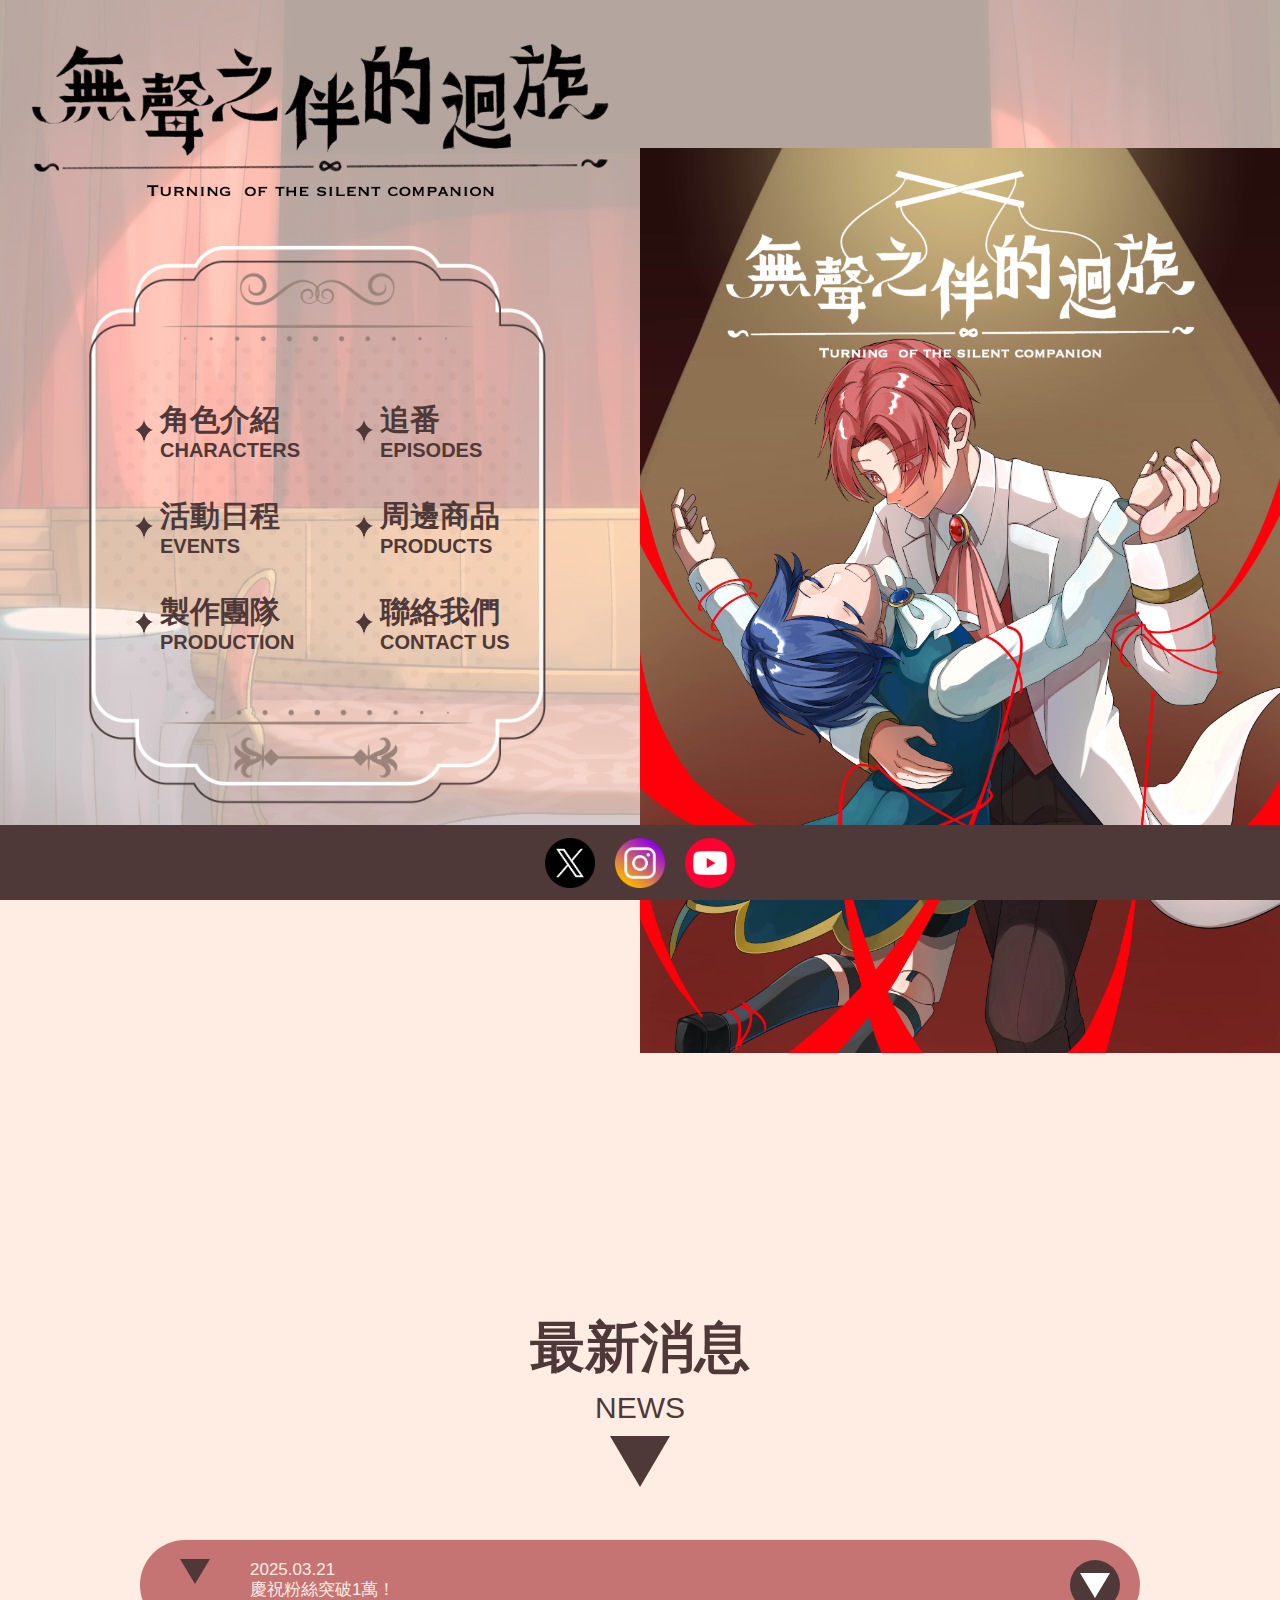
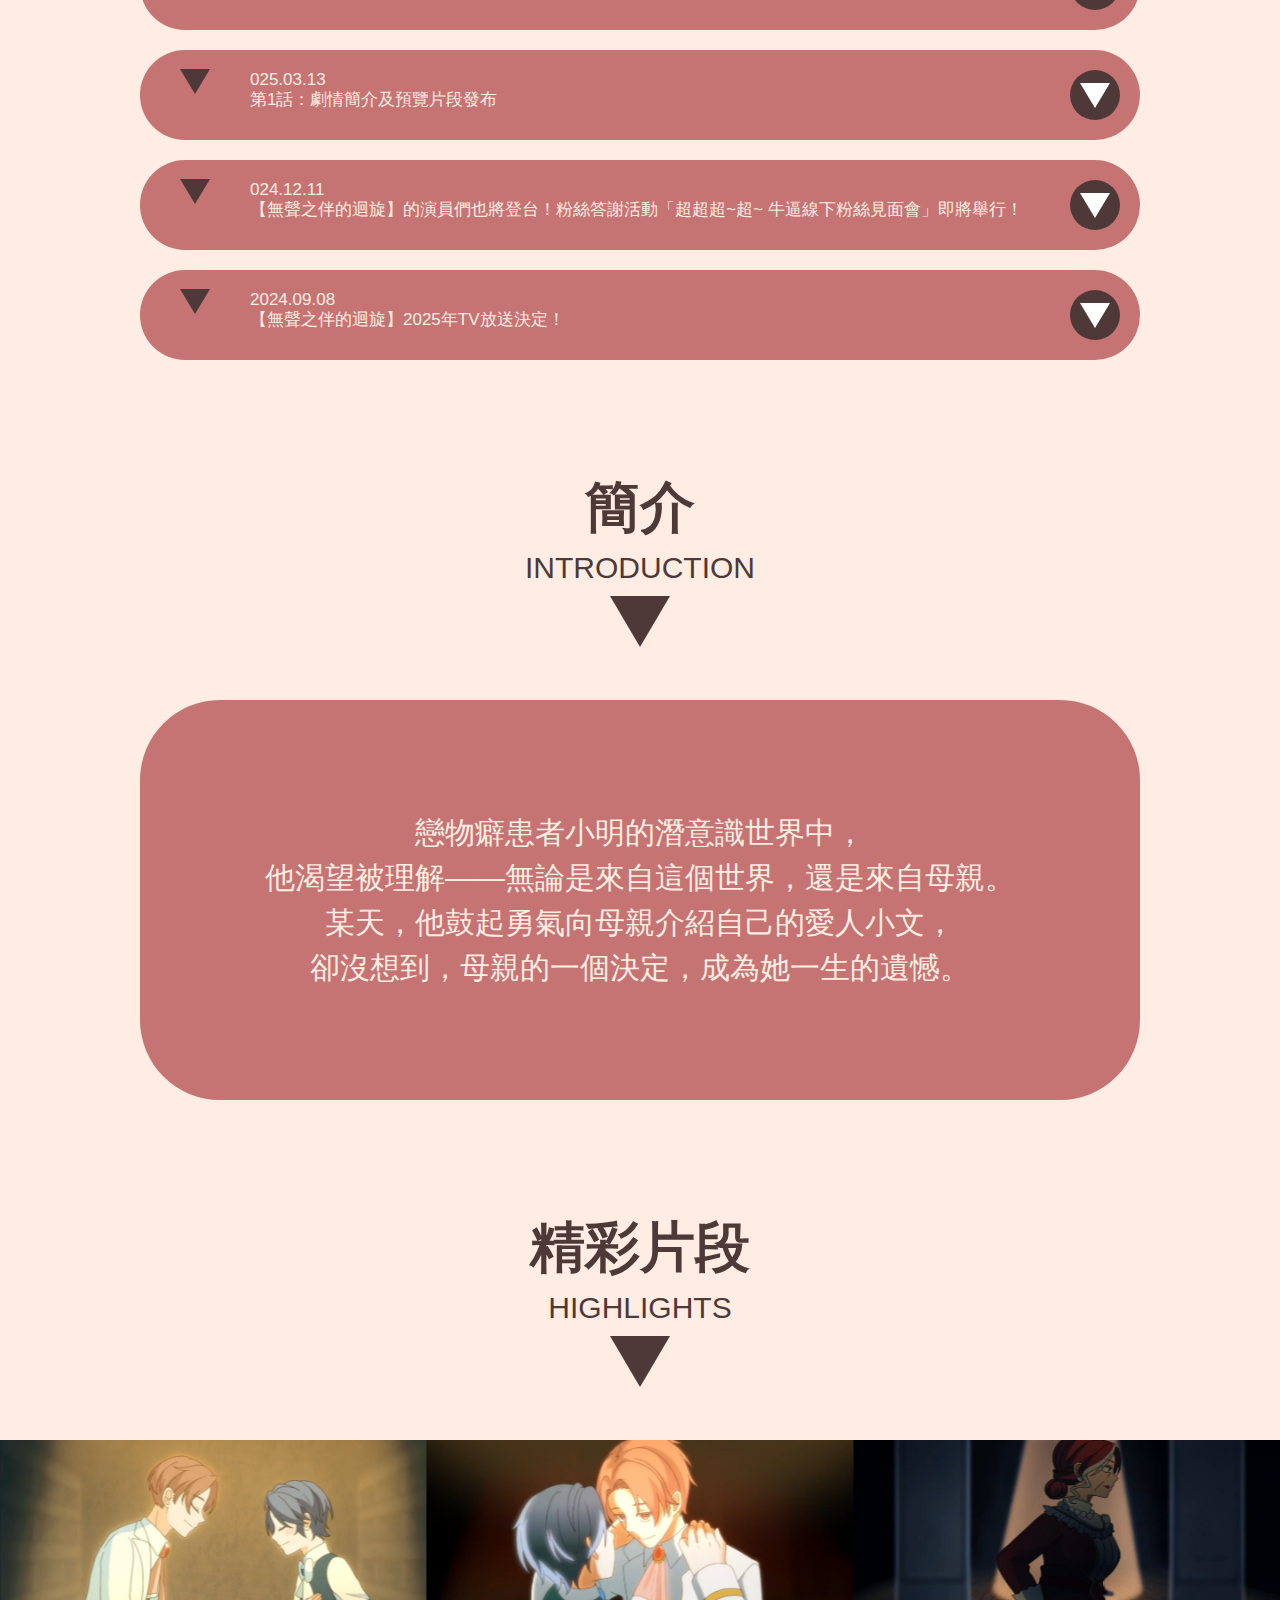
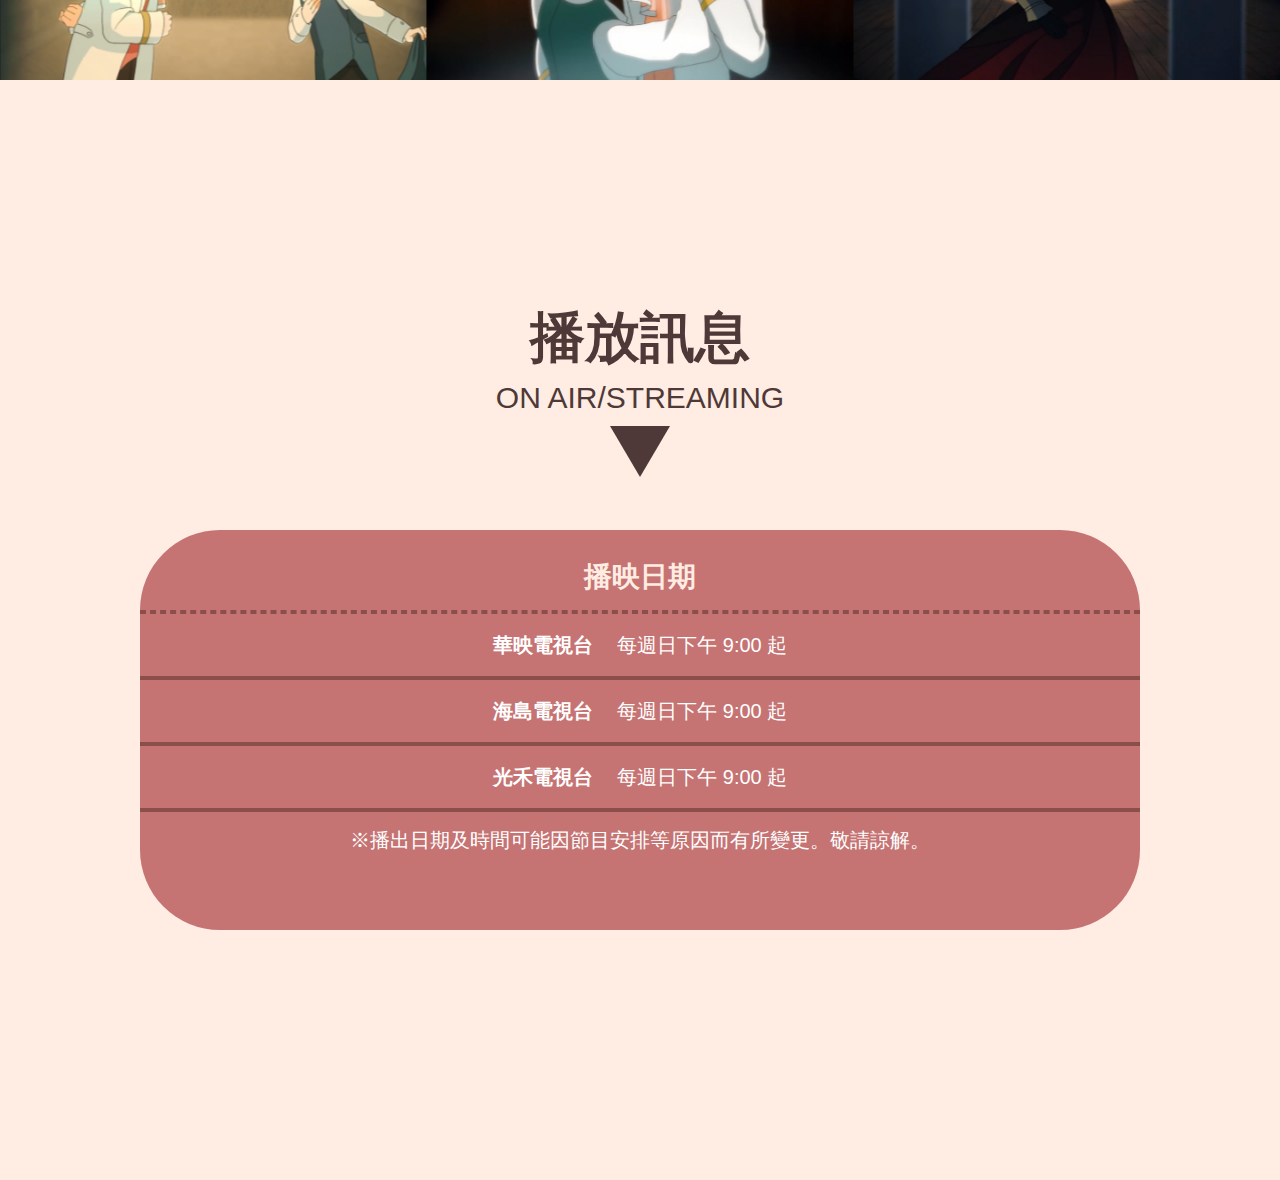
<file: index.html>
<!DOCTYPE html>
<html lang="en">

<head>
    <meta charset="UTF-8">
    <meta name="viewport" content="width=device-width, initial-scale=1.0">
    <title>首頁</title>

    <!-- boostrap的 -->
    <script src="./assets/bootstrap-5.3.8-dist/js/bootstrap.min.js"></script>
    <link rel="stylesheet" href="./assets/bootstrap-5.3.8-dist/css/bootstrap.min.css">

    <!-- splide的 -->
    <script src="./assets/splide-4.1.3/dist/js/splide.min.js"></script>
    <link rel="stylesheet" href="./assets/splide-4.1.3/dist/css/splide-core.min.css">

    <link rel="stylesheet" href="./css/common.css">
    <link rel="stylesheet" href="./css/home.css">
</head>

<body>
    <!-- 底部sns -->
    <div id="snsBox">
        <a href="https://x.com/?lang=zh-Hant" class="snsItem">
            <img src="./images/圖片-所有頁面通用/sns-X.png" alt="sns-X">
        </a>

        <a href="https://www.instagram.com/crazy_hamster_01_19/" class="snsItem">
            <img src="./images/圖片-所有頁面通用/sns-IG.png" alt="sns-IG">
        </a>

        <a href="https://youtu.be/0m8GxerTH4w" class="snsItem">
            <img src="./images/圖片-所有頁面通用/sns-YT.png" alt="sns-YT">
        </a>
    </div>

    <!-- 選單+主視覺 -->
    <div id="mainArea" , class="area">
        <div class="mainArea_left">
            <div class="logotype"></div>
            <div class="menuBg">
                <div class="mainMenu">
                    <div class="navItem">
                        <a href="./characterIntro.html">
                            <h1>角色介紹</h1>
                            <h2>CHARACTERS</h2>
                        </a>
                    </div>

                    <div class="navItem">
                        <a href="./episodeList.html">
                            <h1>追番</h1>
                            <h2>EPISODES</h2>
                        </a>
                    </div>

                    <div class="navItem">
                        <a href="./eventsCalendar.html">
                            <h1>活動日程</h1>
                            <h2>EVENTS</h2>
                        </a>
                    </div>

                    <div class="navItem">
                        <a href="./products.html">
                            <h1>周邊商品</h1>
                            <h2>PRODUCTS</h2>
                        </a>
                    </div>

                    <div class="navItem">
                        <a href="./staffList.html">
                            <h1>製作團隊</h1>
                            <h2>PRODUCTION</h2>
                        </a>
                    </div>

                    <div class="navItem">
                        <a href="./contactUs.html">
                            <h1>聯絡我們</h1>
                            <h2>CONTACT US</h2>
                        </a>
                    </div>
                </div>
            </div>
        </div>
        <div class="mainArea_right"></div>
    </div>

    <!-- 最新消息 -->
    <div class="titleBox">
        <h1>最新消息</h1>
        <h2>NEWS</h2>
        <div class="triangleDivider"></div>
    </div>

    <div id="newsArea" , class="area">
        <div class="accordion accordion-flush" id="accordionFlushExample">

            <div class="accordion-item newsBox0">
                <h2 class="accordion-header">
                    <div class="traingle0 triangleMarker"></div>
                    <div class="summaryBox">
                        2025.03.21 <br> 慶祝粉絲突破1萬！
                    </div>
                    <button class="myCollapsedBtn collapsed" type="button" data-bs-toggle="collapse"
                        data-bs-target="#flush-collapse01" aria-expanded="false" aria-controls="flush-collapse01">
                        <div class="traingle0"></div>
                    </button>
                </h2>
                <div id="flush-collapse01" class="accordion-collapse collapse" data-bs-parent="#accordionFlushExample">
                    <div class="accordion-body">
                        <hr>
                        <div class="descriptionBox">
                            感謝大家的支持！
                            為了慶祝粉絲突破1萬，我們
                            正在贈送好棒棒三聲！謝謝大家長久以來的支持 。
                        </div>
                    </div>
                </div>
            </div>

            <div class="accordion-item newsBox0">
                <h2 class="accordion-header">
                    <!-- 左邊三角形 -->
                    <div class="traingle0 triangleMarker"></div>
                    <!-- 摘要(摺疊) -->
                    <div class="summaryBox">025.03.13 <br> 第1話：劇情簡介及預覽片段發布</div>
                    <!-- 覆蓋按鈕樣式 (右邊三角形) -->
                    <button class="myCollapsedBtn collapsed" type="button" data-bs-toggle="collapse"
                        data-bs-target="#flush-collapse02" aria-expanded="false" aria-controls="flush-collapse02">
                        <!-- 按鈕上白色倒三角圖案 -->
                        <div class="traingle0"></div>
                    </button>
                </h2>
                <div id="flush-collapse02" class="accordion-collapse collapse" data-bs-parent="#accordionFlushExample">
                    <div class="accordion-body">
                        <div class="descriptionBox">
                            第一集劇情簡介和搶先看片段已經發布！
                            <br>概要
                            <br>第一集：《與你共舞》
                            <br>小明和小文一同登台演出，媽媽在後台看他們的舞蹈曖昧，決定介入這場表演。
                        </div>
                        <hr>
                        <div class="previewImgsBox">
                            <img src="./images/圖片-首頁/最新_第一集：《與你共舞》-1.png" alt="">
                            <img src="./images/圖片-首頁/最新_第一集：《與你共舞》-2.png" alt="">
                            <img src="./images/圖片-首頁/最新_第一集：《與你共舞》-3.png" alt="">
                        </div>
                    </div>
                </div>
            </div>

            <div class="accordion-item newsBox0">
                <h2 class="accordion-header">
                    <div class="traingle0 triangleMarker"></div>
                    <div class="summaryBox">024.12.11 <br> 【無聲之伴的迴旋】的演員們也將登台！粉絲答謝活動「超超超~超~ 牛逼線下粉絲見面會」即將舉行！</div>
                    <button class="myCollapsedBtn collapsed" type="button" data-bs-toggle="collapse"
                        data-bs-target="#flush-collapse03" aria-expanded="false" aria-controls="flush-collapse03">
                        <div class="traingle0"></div>
                    </button>
                </h2>
                <div id="flush-collapse03" class="accordion-collapse collapse" data-bs-parent="#accordionFlushExample">
                    <div class="accordion-body">
                        <hr>
                        <div class="descriptionBox">
                            2025年 02月 30日，由媒肝控肉株式會社製作的動漫粉絲答謝活動。
                            <br>當天，包括小明、小文、淑華在內的聲優將登台，首次公佈有關動畫的最新情報，並與聲優們進行交流。
                            <br>此外，還將有原作者親自撰寫的迷你朗讀表演。歡迎前來體驗這部只有在本次活動中才能欣賞到的特別故事。
                            <br>◆ 活動資訊
                            <br>・活動名稱：超超超~超~ 牛逼線下粉絲見面會
                            <br>・日期和時間：2025年 02月 30日，14:00-17:10（計畫）
                            <br>・地點：台北商業大學 (324桃園市平鎮區福龍路一段100號)
                            <br>・參與方式：免費入場（需提前預約）
                        </div>
                    </div>
                </div>
            </div>

            <div class="accordion-item newsBox0">
                <h2 class="accordion-header">
                    <div class="traingle0 triangleMarker"></div>
                    <div class="summaryBox">
                        2024.09.08 <br> 【無聲之伴的迴旋】2025年TV放送決定！
                    </div>
                    <button class="myCollapsedBtn collapsed" type="button" data-bs-toggle="collapse"
                        data-bs-target="#flush-collapse04" aria-expanded="false" aria-controls="flush-collapse04">
                        <div class="traingle0"></div>
                    </button>
                </h2>
                <div id="flush-collapse04" class="accordion-collapse collapse" data-bs-parent="#accordionFlushExample">
                    <div class="accordion-body">
                        <hr>
                        <div class="descriptionBox">
                            創新動畫【無聲之半的迴旋】將於2025年播出!
                            <br>官方已公開預告片、製作人員名單、其他聲優資訊以及片頭曲資訊。
                            <br>主要製作人員和片頭曲演唱者也發表了評論。
                        </div>
                    </div>
                </div>
            </div>
        </div>
    </div>

    <!-- 簡介 -->
    <div class="titleBox">
        <h1>簡介</h1>
        <h2>INTRODUCTION</h2>
        <div class="triangleDivider"></div>
    </div>

    <div id="introArea" class="area">
        <div class="introBox">
            <span>
                戀物癖患者小明的潛意識世界中，
                <br>他渴望被理解——無論是來自這個世界，還是來自母親。
                <br>某天，他鼓起勇氣向母親介紹自己的愛人小文，
                <br>卻沒想到，母親的一個決定，成為她一生的遺憾。
            </span>
        </div>
    </div>

    <!-- 片段輪播 -->
    <div class="titleBox">
        <h1>精彩片段</h1>
        <h2>HIGHLIGHTS</h2>
        <div class="triangleDivider"></div>
    </div>

    <div id="carouselArea" , class="area">
        <!-- splide structure 基本架構-->
        <div class="crlBox localCenterPos">
            <section class="splide" aria-label="Splide Basic HTML Example">
                <div class="splide__track">
                    <ul class="splide__list">
                        <li class="splide__slide">
                            <img src="./images//圖片-追番/第一話.png" alt="...">
                        </li>
                        <li class="splide__slide">
                            <img src="./images/圖片-追番/第二話.png" alt="...">
                        </li>
                        <li class="splide__slide">
                            <img src="./images/圖片-追番/第三話.png" alt="...">
                        </li>
                        <li class="splide__slide">
                            <img src="./images/圖片-追番/第四話.png" alt="...">
                        </li>
                        <li class="splide__slide">
                            <img src="./images/圖片-追番/第五話.png" alt="...">
                        </li>
                        <li class="splide__slide">
                            <img src="./images/圖片-追番/第六話.png" alt="...">
                        </li>
                        <li class="splide__slide">
                            <img src="./images/圖片-追番/第七話.png" alt="...">
                        </li>
                        <li class="splide__slide">
                            <img src="./images/圖片-追番/第八話.png" alt="...">
                        </li>
                    </ul>
                </div>
            </section>
        </div>

        <!-- 1 slide per move -->
        <!-- splide >> options 所有參數用法 -->
        <script>
            var splide = new Splide('.splide', {
                type: 'loop',
                perPage: 3,
                perMove: 1,
                autoplay: true,
                // 每隔多久播(切換)一次
                interval: 1000,
                // 關閉左右箭頭
                arrows: false,
                // 關閉分頁按鈕
                pagination: false,
            });

            splide.mount();
        </script>
    </div>

    <!-- 播放訊息 -->
    <div class="titleBox">
        <h1>播放訊息</h1>
        <h2>ON AIR/STREAMING</h2>
        <div class="triangleDivider"></div>
    </div>

    <div id="streamingArea" class="area">
        <div class="introBox">
            <h1>播映日期</h1>
            <hr class="dashLine">
            <span class="tvStationWord">華映電視台</span>
            <span class="streamTimeWord">每週日下午 9:00 起</span>
            <hr class="solidLine">
            <span class="tvStationWord">海島電視台</span>
            <span class="streamTimeWord">每週日下午 9:00 起</span>
            <hr class="solidLine">
            <span class="tvStationWord">光禾電視台</span>
            <span class="streamTimeWord">每週日下午 9:00 起</span>
            <hr class="solidLine">
            <h2>※播出日期及時間可能因節目安排等原因而有所變更。敬請諒解。</h2>
        </div>
    </div>
</body>

</html>
</file>
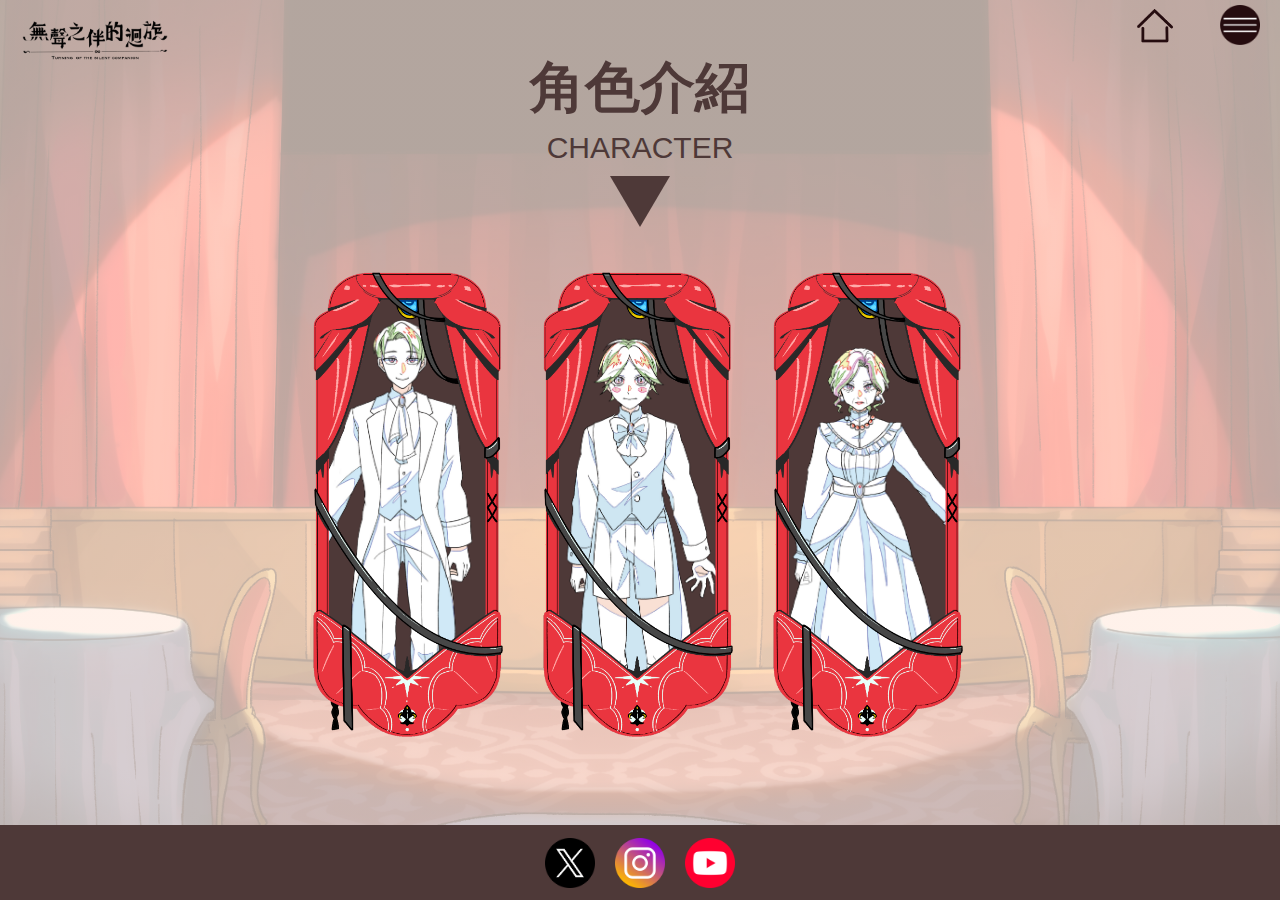
<file: characterIntro.html>
<!DOCTYPE html>
<html lang="en">

<head>
    <meta charset="UTF-8">
    <meta name="viewport" content="width=device-width, initial-scale=1.0">
    <title>角色介紹</title>
    <script src="./assets/bootstrap-5.3.8-dist/js/bootstrap.min.js"></script>
    <link rel="stylesheet" href="./assets/bootstrap-5.3.8-dist/css/bootstrap.min.css">

    <link rel="stylesheet" href="./css/common.css">
    <link rel="stylesheet" href="./css/charIntro.css">

    <script src="./js/common.js"></script>
</head>

<body>
    <!-- 底部sns -->
    <div id="snsBox">
        <a href="https://x.com/?lang=zh-Hant" class="snsItem">
            <img src="./images/圖片-所有頁面通用/sns-X.png" alt="sns-X">
        </a>

        <a href="https://www.instagram.com/crazy_hamster_01_19/" class="snsItem">
            <img src="./images/圖片-所有頁面通用/sns-IG.png" alt="sns-IG">
        </a>

        <a href="https://youtu.be/0m8GxerTH4w" class="snsItem">
            <img src="./images/圖片-所有頁面通用/sns-YT.png" alt="sns-YT">
        </a>
    </div>

    <!-- 全域按鈕 -->
    <div id="globalBox">
        <button id="logoBtn"></button>
        <button id="homeBtn"></button>
        <button id="menuBtn"></button>
    </div>

    <!-- 全螢幕選單 -->
    <div id="menuWindow">
        <div class="menuWindow_left">
            <div class="menuBg">
                <div class="mainMenu">
                    <div class="navItem">
                        <a href="./characterIntro.html">
                            <h1>角色介紹</h1>
                            <h2>CHARACTERS</h2>
                        </a>
                    </div>

                    <div class="navItem">
                        <a href="./episodeList.html">
                            <h1>追番</h1>
                            <h2>EPISODES</h2>
                        </a>
                    </div>

                    <div class="navItem">
                        <a href="./eventsCalendar.html">
                            <h1>活動日程</h1>
                            <h2>EVENTS</h2>
                        </a>
                    </div>

                    <div class="navItem">
                        <a href="./products.html">
                            <h1>周邊商品</h1>
                            <h2>PRODUCTS</h2>
                        </a>
                    </div>

                    <div class="navItem">
                        <a href="./staffList.html">
                            <h1>製作團隊</h1>
                            <h2>PRODUCTION</h2>
                        </a>
                    </div>

                    <div class="navItem">
                        <a href="./contactUs.html">
                            <h1>聯絡我們</h1>
                            <h2>CONTACT US</h2>
                        </a>
                    </div>
                </div>
            </div>
        </div>
        <div class="menuWindow_right"></div>
    </div>

    <div class="titleBox">
        <h1>角色介紹</h1>
        <h2>CHARACTER</h2>
        <div class="triangleDivider"></div>
    </div>

    <div id="introArea", class="area">

        <div class="accordion accordion-flush" id="accordionFlushExample">
            <div class="accordion-item introBox">
                <h2 class="accordion-header">
                    <button class="myCollapsedBtn collapsed" type="button" data-bs-toggle="collapse"
                        data-bs-target="#flush-collapseOne" aria-expanded="false" aria-controls="flush-collapseOne">
                        <div class="charOutterRange">
                            <img src="./images/圖片-角色介紹/角色-小明-外.png" alt="" class="charImg">
                        </div>
                        <img src="./images/圖片-角色介紹/角色框.png" alt="" class="coverFrame">
                    </button>
                </h2>
                <div id="flush-collapseOne" class="accordion-collapse collapse collapse-horizontal rightExpand"
                    data-bs-parent="#accordionFlushExample">
                    <div class="accordion-body detailedBox">
                        <div class="charInnerRange">
                            <img src="./images/圖片-角色介紹/角色-小明-內.png" alt="">
                        </div>
                        <span>
                            角色：小明
                            <hr>
                            外表理性穩重,內心渴望自由與愛。
                            <br>他把人偶小文視為自己的戀人，
                            <br>在生活的壓迫小明逐漸變得瘋狂。
                            <br>小明抗拒母親對他人生的掌控，
                            <br>決定與小文一起逃離現實，
                            <br>永遠相伴。
                        </span>
                    </div>
                </div>
            </div>

            <div class="accordion-item introBox">
                <h2 class="accordion-header">
                    <button class="myCollapsedBtn collapsed" type="button" data-bs-toggle="collapse"
                        data-bs-target="#flush-collapseTwo" aria-expanded="false"
                        aria-controls="flush-collapseTwo leftExpand">
                        <div class="charOutterRange">
                            <img src="./images/圖片-角色介紹/角色-小文-外.png" alt="" class="charImg c2">
                        </div>
                        <img src="./images/圖片-角色介紹/角色框.png" alt="" class="coverFrame">
                    </button>
                </h2>
                <div id="flush-collapseTwo" class="accordion-collapse collapse collapse-horizontal "
                    data-bs-parent="#accordionFlushExample">
                    <div class="accordion-body detailedBox">
                        <div class="charInnerRange">
                            <img src="./images/圖片-角色介紹/角色-小文-內.png" alt="">
                        </div>
                        <span>
                            角色：小文
                            <hr>
                            2024年製造外表13歲的小男孩人偶，
                            <br>在他人眼裡小文只是個平平無奇的娃娃，
                            <br>但在小明眼中小明就是他最珍惜的愛人，
                            <br>在他細心保養下，
                            <br>天天使用的小文看起來乾乾淨淨就跟新的一樣。
                        </span>
                    </div>
                </div>
            </div>

            <div class="accordion-item introBox">
                <h2 class="accordion-header">
                    <button class="myCollapsedBtn collapsed" type="button" data-bs-toggle="collapse"
                        data-bs-target="#flush-collapseThree" aria-expanded="false" aria-controls="flush-collapseThree">
                        <div class="charOutterRange">
                            <img src="./images/圖片-角色介紹/角色-淑華-外.png" alt="" class="charImg c3">
                        </div>
                        <img src="./images/圖片-角色介紹/角色框.png" alt="" class="coverFrame">
                    </button>
                </h2>
                <div id="flush-collapseThree" class="accordion-collapse collapse collapse-horizontal"
                    data-bs-parent="#accordionFlushExample">
                    <div class="accordion-body detailedBox">
                        <div class="charInnerRange">
                            <img src="./images/圖片-角色介紹/角色-淑華-內.png" alt="">
                        </div>
                        <span>
                            角色：淑華
                            <hr>
                            淑華是位傳統的亞洲母親，
                            <br>長年操控小明的人生，
                            <br>無法接受小明和小文的愛情，
                            <br>視此為羞辱錯誤的。
                            <br>為了保護家裡的名聲，
                            <br>讓小明可以變成他心目中正常的孩子，
                            <br>淑華不惜親手毀掉兒子深愛的小文。
                        </span>
                    </div>
                </div>
            </div>
        </div>
    </div>


</body>

</html>
</file>
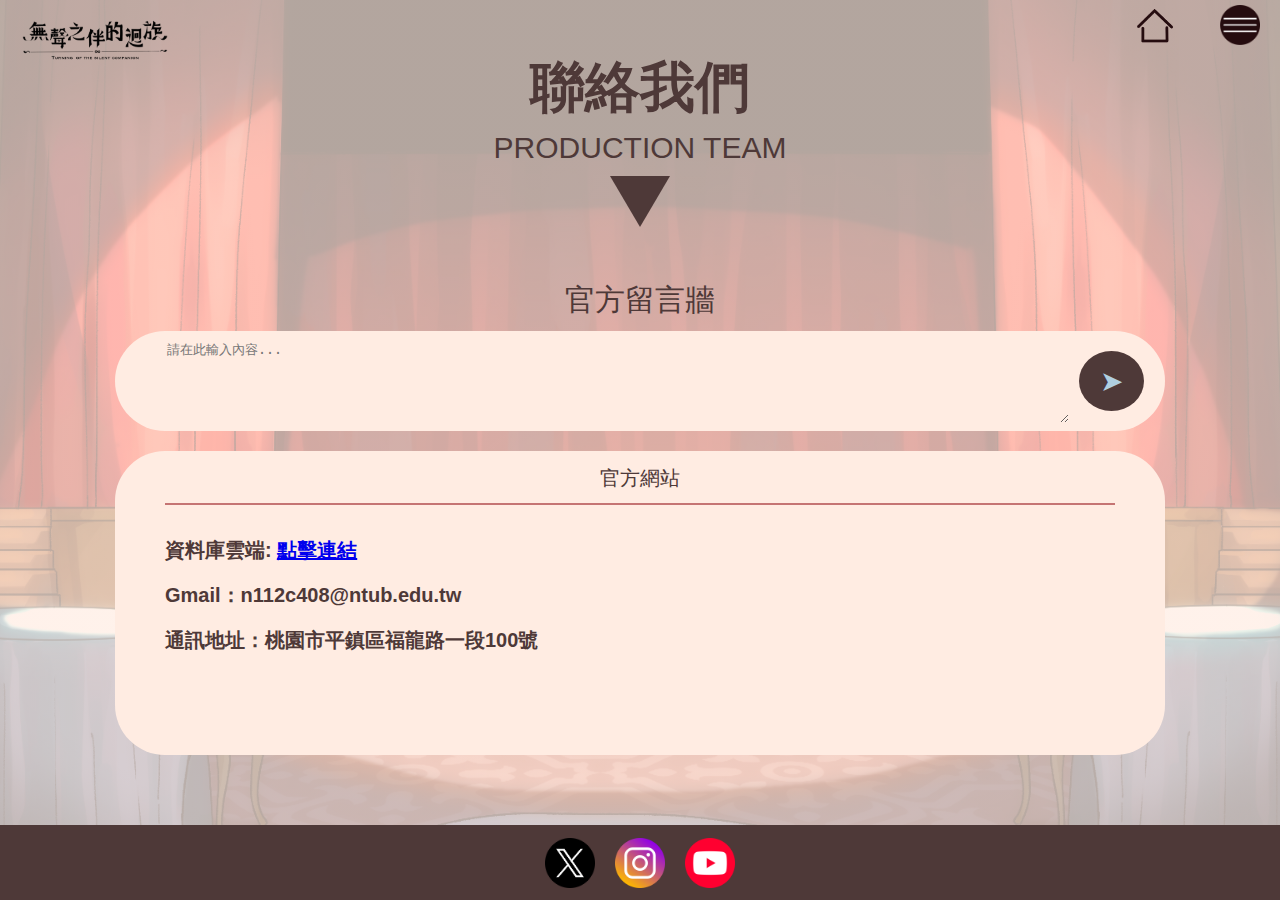
<file: contactUs.html>
<!DOCTYPE html>
<html lang="en">

<head>
    <meta charset="UTF-8">
    <meta name="viewport" content="width=device-width, initial-scale=1.0">
    <title>聯絡我們</title>
    <link rel="stylesheet" href="./css/common.css">
    <link rel="stylesheet" href="./css/contactUs.css">
    <script src="./js/common.js"></script>
</head>

<body>
    <!-- 底部sns -->
    <div id="snsBox">
        <a href="https://x.com/?lang=zh-Hant" class="snsItem">
            <img src="./images/圖片-所有頁面通用/sns-X.png" alt="sns-X">
        </a>

        <a href="https://www.instagram.com/crazy_hamster_01_19/" class="snsItem">
            <img src="./images/圖片-所有頁面通用/sns-IG.png" alt="sns-IG">
        </a>

        <a href="https://youtu.be/0m8GxerTH4w" class="snsItem">
            <img src="./images/圖片-所有頁面通用/sns-YT.png" alt="sns-YT">
        </a>
    </div>

    <!-- 全域按鈕 -->
    <div id="globalBox">
        <button id="logoBtn"></button>
        <button id="homeBtn"></button>
        <button id="menuBtn"></button>
    </div>

    <!-- 全螢幕選單 -->
    <div id="menuWindow">
        <div class="menuWindow_left">
            <div class="menuBg">
                <div class="mainMenu">
                    <div class="navItem">
                        <a href="./characterIntro.html">
                            <h1>角色介紹</h1>
                            <h2>CHARACTERS</h2>
                        </a>
                    </div>

                    <div class="navItem">
                        <a href="./episodeList.html">
                            <h1>追番</h1>
                            <h2>EPISODES</h2>
                        </a>
                    </div>

                    <div class="navItem">
                        <a href="./eventsCalendar.html">
                            <h1>活動日程</h1>
                            <h2>EVENTS</h2>
                        </a>
                    </div>

                    <div class="navItem">
                        <a href="./products.html">
                            <h1>周邊商品</h1>
                            <h2>PRODUCTS</h2>
                        </a>
                    </div>

                    <div class="navItem">
                        <a href="./staffList.html">
                            <h1>製作團隊</h1>
                            <h2>PRODUCTION</h2>
                        </a>
                    </div>

                    <div class="navItem">
                        <a href="./contactUs.html">
                            <h1>聯絡我們</h1>
                            <h2>CONTACT US</h2>
                        </a>
                    </div>
                </div>
            </div>
        </div>
        <div class="menuWindow_right"></div>
    </div>

    <div class="titleBox">
        <h1>聯絡我們</h1>
        <h2>PRODUCTION TEAM</h2>
        <div class="triangleDivider"></div>
    </div>

    <div id="contactArea" class="area">
        <div class="subtitleBox">官方留言牆</div>
        <div class="commentSection">
            <!-- <input type="text" placeholder="想對我們說......"> -->
             <textarea name="message" rows="5" cols="30" placeholder="請在此輸入內容..."></textarea>
            <button>➤</button>
        </div>

        <div class="infoBox">
            <div class="officialWeb">官方網站</div>
            <hr>
            <br>
            <span>
                資料庫雲端:
                <a href="https://youtu.be/dQw4w9WgXcQ?si=ZsoKFvVj5NfOx-DE">點擊連結</a>
                <br>
                Gmail：n112c408@ntub.edu.tw
                <br>
                通訊地址：桃園市平鎮區福龍路一段100號
            </span>
        </div>
    </div>
</body>

</html>
</file>
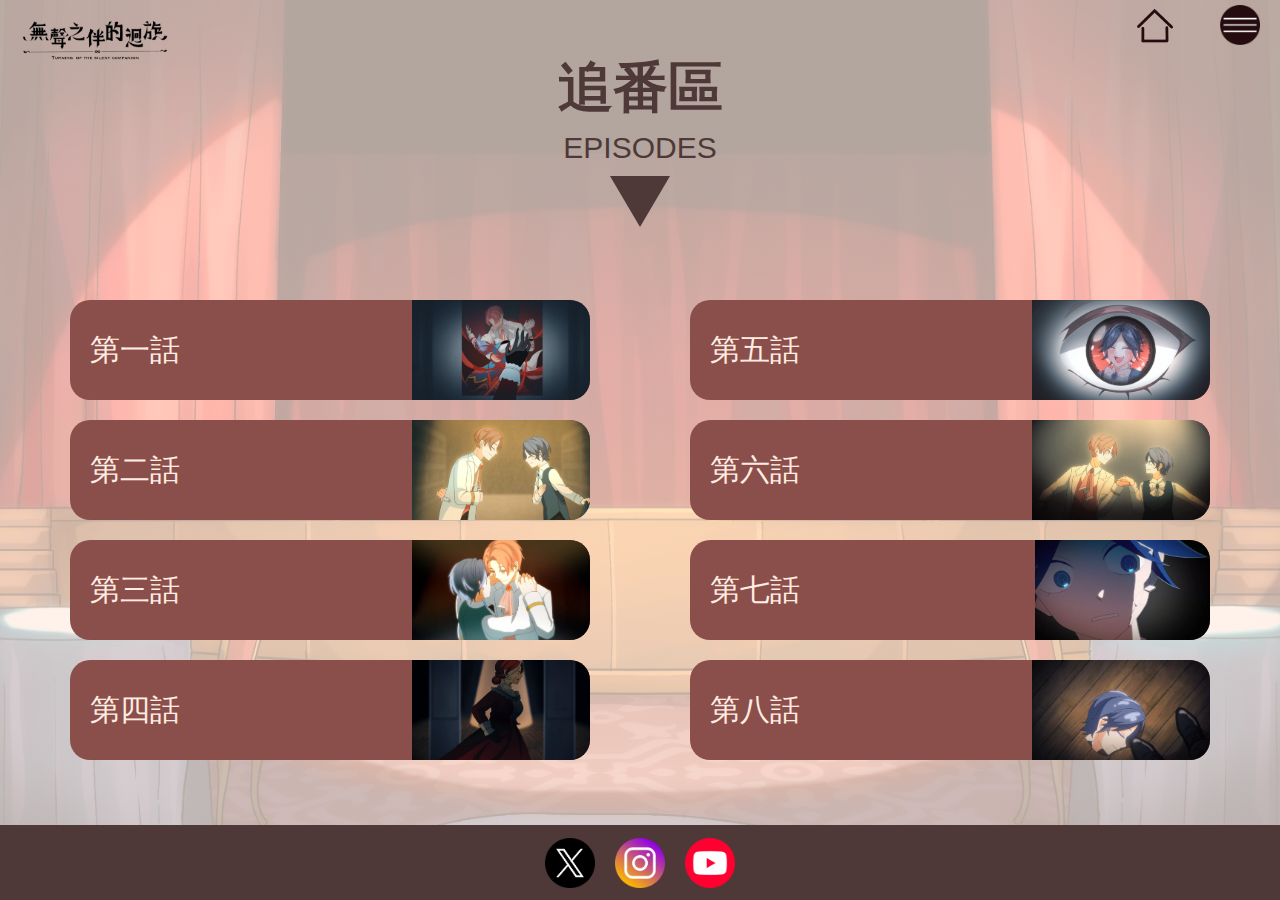
<file: episodeList.html>
<!DOCTYPE html>
<html lang="en">

<head>
    <meta charset="UTF-8">
    <meta name="viewport" content="width=device-width, initial-scale=1.0">
    <title>追番</title>

    <link rel="stylesheet" href="./css/common.css">
    <link rel="stylesheet" href="./css/episodeList.css">

    <script src="./js/common.js"></script>
</head>

<body>
    <!-- 底部sns -->
    <div id="snsBox">
        <a href="https://x.com/?lang=zh-Hant" class="snsItem">
            <img src="./images/圖片-所有頁面通用/sns-X.png" alt="sns-X">
        </a>

        <a href="https://www.instagram.com/crazy_hamster_01_19/" class="snsItem">
            <img src="./images/圖片-所有頁面通用/sns-IG.png" alt="sns-IG">
        </a>

        <a href="https://youtu.be/0m8GxerTH4w" class="snsItem">
            <img src="./images/圖片-所有頁面通用/sns-YT.png" alt="sns-YT">
        </a>
    </div>

    <!-- 全域按鈕 -->
    <div id="globalBox">
        <button id="logoBtn"></button>
        <button id="homeBtn"></button>
        <button id="menuBtn"></button>
    </div>

    <!-- 全螢幕選單 -->
    <div id="menuWindow">
        <div class="menuWindow_left">
            <div class="menuBg">
                <div class="mainMenu">
                    <div class="navItem">
                        <a href="./characterIntro.html">
                            <h1>角色介紹</h1>
                            <h2>CHARACTERS</h2>
                        </a>
                    </div>

                    <div class="navItem">
                        <a href="./episodeList.html">
                            <h1>追番</h1>
                            <h2>EPISODES</h2>
                        </a>
                    </div>

                    <div class="navItem">
                        <a href="./eventsCalendar.html">
                            <h1>活動日程</h1>
                            <h2>EVENTS</h2>
                        </a>
                    </div>

                    <div class="navItem">
                        <a href="./products.html">
                            <h1>周邊商品</h1>
                            <h2>PRODUCTS</h2>
                        </a>
                    </div>

                    <div class="navItem">
                        <a href="./staffList.html">
                            <h1>製作團隊</h1>
                            <h2>PRODUCTION</h2>
                        </a>
                    </div>

                    <div class="navItem">
                        <a href="./contactUs.html">
                            <h1>聯絡我們</h1>
                            <h2>CONTACT US</h2>
                        </a>
                    </div>
                </div>
            </div>
        </div>
        <div class="menuWindow_right"></div>
    </div>

    <div class="titleBox">
        <h1>追番區</h1>
        <h2>EPISODES</h2>
        <div class="triangleDivider"></div>
    </div>

    <div id="episodesArea" , class="area">

        <div class="episodesCol">
            <!-- 每個網址加上代表集數 -->
            <a href="./episodeVideo.html?ep=1" class="episodeBox">
                <h1>第一話</h1>
                <img src="./images/圖片-追番/第一話.png" alt="一話圖片">
            </a>
            <a href="./episodeVideo.html?ep=2" class="episodeBox">
                <h1>第二話</h1>
                <img src="./images/圖片-追番/第二話.png" alt="二話圖片">
            </a>
            <a href="./episodeVideo.html?ep=3" class="episodeBox">
                <h1>第三話</h1>
                <img src="./images/圖片-追番/第三話.png" alt="三話圖片">
            </a>
            <a href="./episodeVideo.html?ep=4" class="episodeBox">
                <h1>第四話</h1>
                <img src="./images/圖片-追番/第四話.png" alt="四話圖片">
            </a>
        </div>

        <div class="episodesCol">
            <a href="./episodeVideo.html?ep=5" class="episodeBox">
                <h1>第五話</h1>
                <img src="./images/圖片-追番/第五話.png" alt="五話圖片">
            </a>
            <a href="./episodeVideo.html?ep=6" class="episodeBox">
                <h1>第六話</h1>
                <img src="./images/圖片-追番/第六話.png" alt="六話圖片">
            </a>
            <a href="./episodeVideo.html?ep=7" class="episodeBox">
                <h1>第七話</h1>
                <img src="./images/圖片-追番/第七話.png" alt="七話圖片">
            </a>
            <a href="./episodeVideo.html?ep=8" class="episodeBox">
                <h1>第八話</h1>
                <img src="./images/圖片-追番/第八話.png" alt="八話圖片">
            </a>
        </div>
    </div>
</body>

</html>
</file>
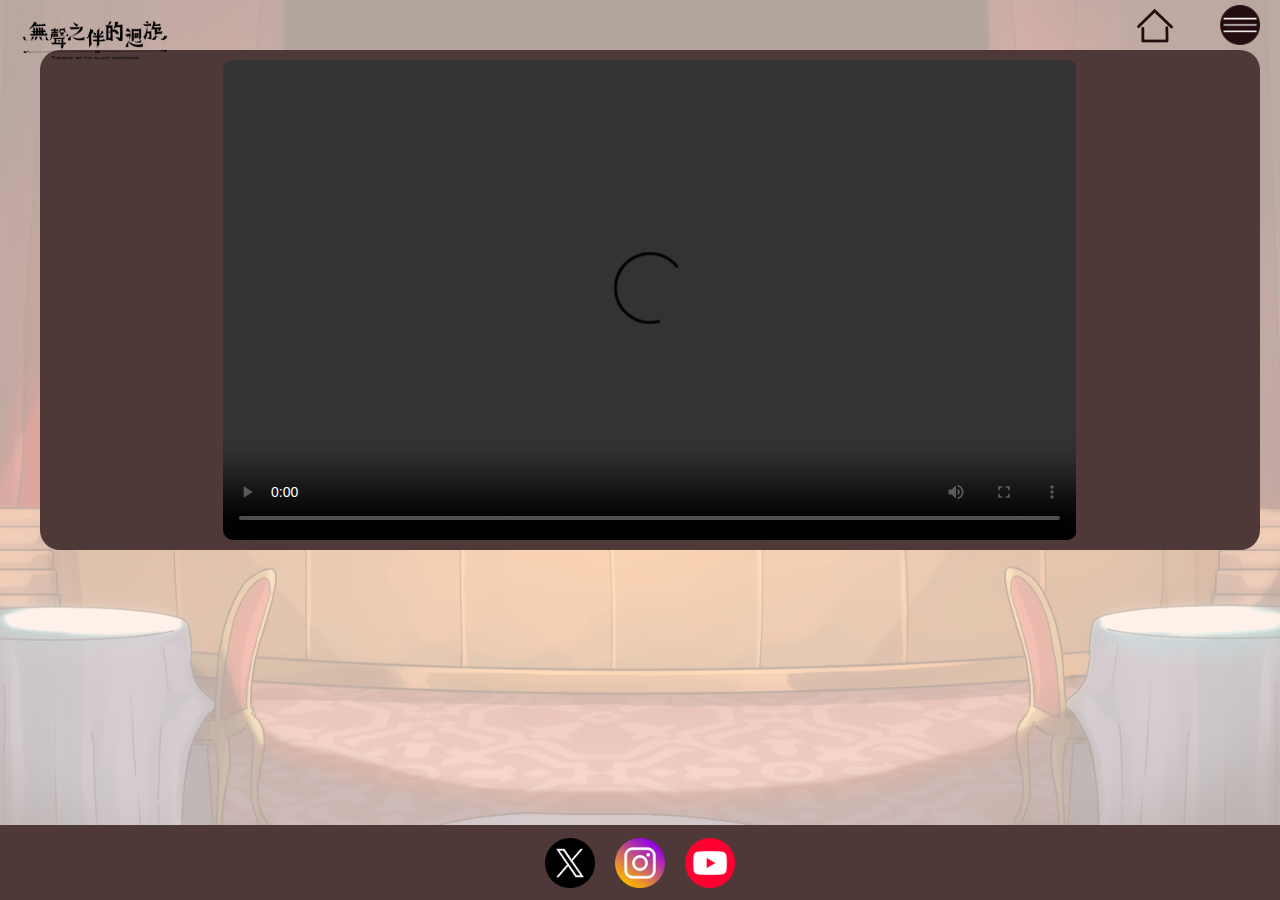
<file: episodeVideo.html>
<!DOCTYPE html>
<html lang="en">

<head>
    <meta charset="UTF-8">
    <meta name="viewport" content="width=device-width, initial-scale=1.0">
    <title>影片</title>

    <link rel="stylesheet" href="./css/common.css">
    <link rel="stylesheet" href="./css/video.css">

    <script src="./js/common.js"></script>
    <script src="./js/video.js"></script>
</head>

<body>
    <!-- 底部sns -->
    <div id="snsBox">
        <a href="https://x.com/?lang=zh-Hant" class="snsItem">
            <img src="./images/圖片-所有頁面通用/sns-X.png" alt="sns-X">
        </a>

        <a href="https://www.instagram.com/crazy_hamster_01_19/" class="snsItem">
            <img src="./images/圖片-所有頁面通用/sns-IG.png" alt="sns-IG">
        </a>

        <a href="https://youtu.be/0m8GxerTH4w" class="snsItem">
            <img src="./images/圖片-所有頁面通用/sns-YT.png" alt="sns-YT">
        </a>
    </div>

    <!-- 全域按鈕 -->
    <div id="globalBox">
        <button id="logoBtn"></button>
        <button id="homeBtn"></button>
        <button id="menuBtn"></button>
    </div>

    <!-- 全螢幕選單 -->
    <div id="menuWindow">
        <div class="menuWindow_left">
            <div class="menuBg">
                <div class="mainMenu">
                    <div class="navItem">
                        <a href="./characterIntro.html">
                            <h1>角色介紹</h1>
                            <h2>CHARACTERS</h2>
                        </a>
                    </div>

                    <div class="navItem">
                        <a href="./episodeList.html">
                            <h1>追番</h1>
                            <h2>EPISODES</h2>
                        </a>
                    </div>

                    <div class="navItem">
                        <a href="./eventsCalendar.html">
                            <h1>活動日程</h1>
                            <h2>EVENTS</h2>
                        </a>
                    </div>

                    <div class="navItem">
                        <a href="./products.html">
                            <h1>周邊商品</h1>
                            <h2>PRODUCTS</h2>
                        </a>
                    </div>

                    <div class="navItem">
                        <a href="./staffList.html">
                            <h1>製作團隊</h1>
                            <h2>PRODUCTION</h2>
                        </a>
                    </div>

                    <div class="navItem">
                        <a href="./contactUs.html">
                            <h1>聯絡我們</h1>
                            <h2>CONTACT US</h2>
                        </a>
                    </div>
                </div>
            </div>
        </div>
        <div class="menuWindow_right"></div>
    </div>

    <div id="videoArea" class="area">

        <div class="videoBg">
            <!-- 讓影片自動撥放 -->
            <!-- 定義id讓js可以尋找 -->
            <video id="videoPlayer" controls autoplay>
                <source id="videoSource" src="" type="video/mp4">
            </video>
        </div>

        <div id="episodeTitle"></div>

    </div>
</body>

</html>
</file>
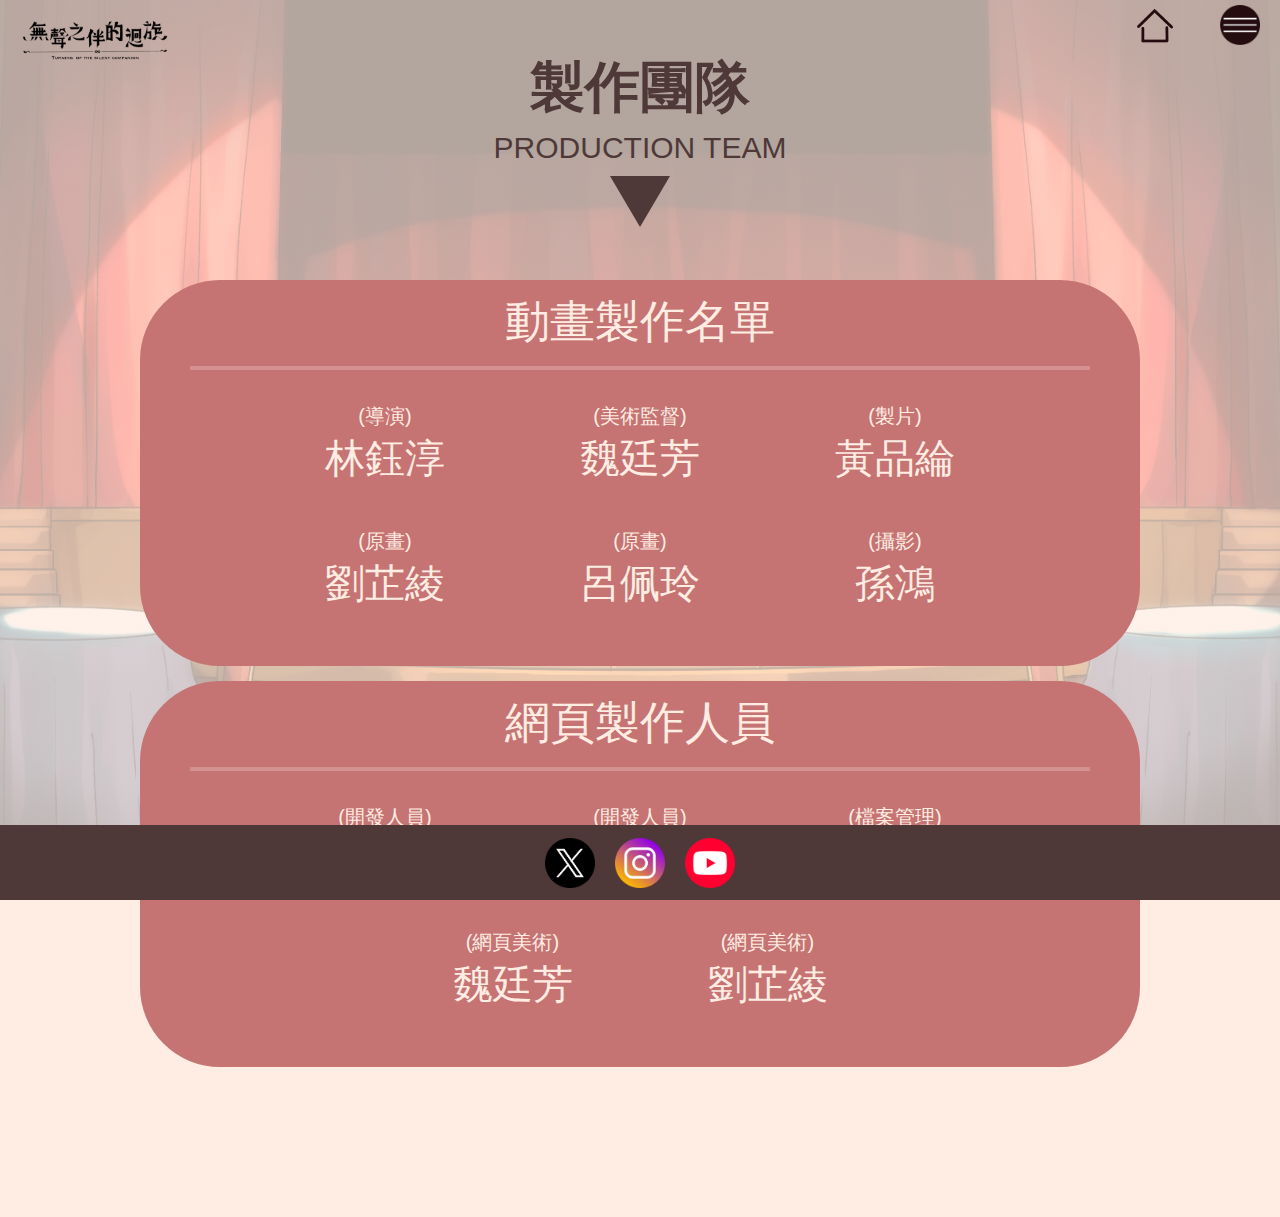
<file: staffIntro.html>
<!DOCTYPE html>
<html lang="en">
<head>
    <meta charset="UTF-8">
    <meta name="viewport" content="width=device-width, initial-scale=1.0">
    <title>人員介紹</title>

    <link rel="stylesheet" href="./css/common.css">
    <link rel="stylesheet" href="./css/staffIntro.css">

    <script src="./js/common.js"></script>
    <script src="./js/staffIntro.js"></script>
</head>
<body>
    <!-- 底部sns -->
    <div id="snsBox">
        <a href="https://x.com/?lang=zh-Hant" class="snsItem">
            <img src="./images/圖片-所有頁面通用/sns-X.png" alt="sns-X">
        </a>

        <a href="https://www.instagram.com/crazy_hamster_01_19/" class="snsItem">
            <img src="./images/圖片-所有頁面通用/sns-IG.png" alt="sns-IG">
        </a>

        <a href="https://youtu.be/0m8GxerTH4w" class="snsItem">
            <img src="./images/圖片-所有頁面通用/sns-YT.png" alt="sns-YT">
        </a>
    </div>

    <!-- 全域按鈕 -->
    <div id="globalBox">
        <button id="logoBtn"></button>
        <button id="homeBtn"></button>
        <button id="menuBtn"></button>
    </div>

    <!-- 全螢幕選單 -->
    <div id="menuWindow">
        <div class="menuWindow_left">
            <div class="menuBg">
                <div class="mainMenu">
                    <div class="navItem">
                        <a href="./characterIntro.html">
                            <h1>角色介紹</h1>
                            <h2>CHARACTERS</h2>
                        </a>
                    </div>

                    <div class="navItem">
                        <a href="./episodeList.html">
                            <h1>追番</h1>
                            <h2>EPISODES</h2>
                        </a>
                    </div>

                    <div class="navItem">
                        <a href="./eventsCalendar.html">
                            <h1>活動日程</h1>
                            <h2>EVENTS</h2>
                        </a>
                    </div>

                    <div class="navItem">
                        <a href="./products.html">
                            <h1>周邊商品</h1>
                            <h2>PRODUCTS</h2>
                        </a>
                    </div>

                    <div class="navItem">
                        <a href="./staffList.html">
                            <h1>製作團隊</h1>
                            <h2>PRODUCTION</h2>
                        </a>
                    </div>

                    <div class="navItem">
                        <a href="./contactUs.html">
                            <h1>聯絡我們</h1>
                            <h2>CONTACT US</h2>
                        </a>
                    </div>
                </div>
            </div>
        </div>
        <div class="menuWindow_right"></div>
    </div>

    <div id="introArea" class="area">
        <div class="intro_left">
            <img src="" alt="">
        </div>

        <div class="intro_right">
            <div class="profileBox">
                <h2>載入中...</h2>
                <h1>載入中...</h1>
            </div>

            <div class="descriptionBox">
                載入中...
            </div>
        </div>
    </div>
</body>
</html>
</file>
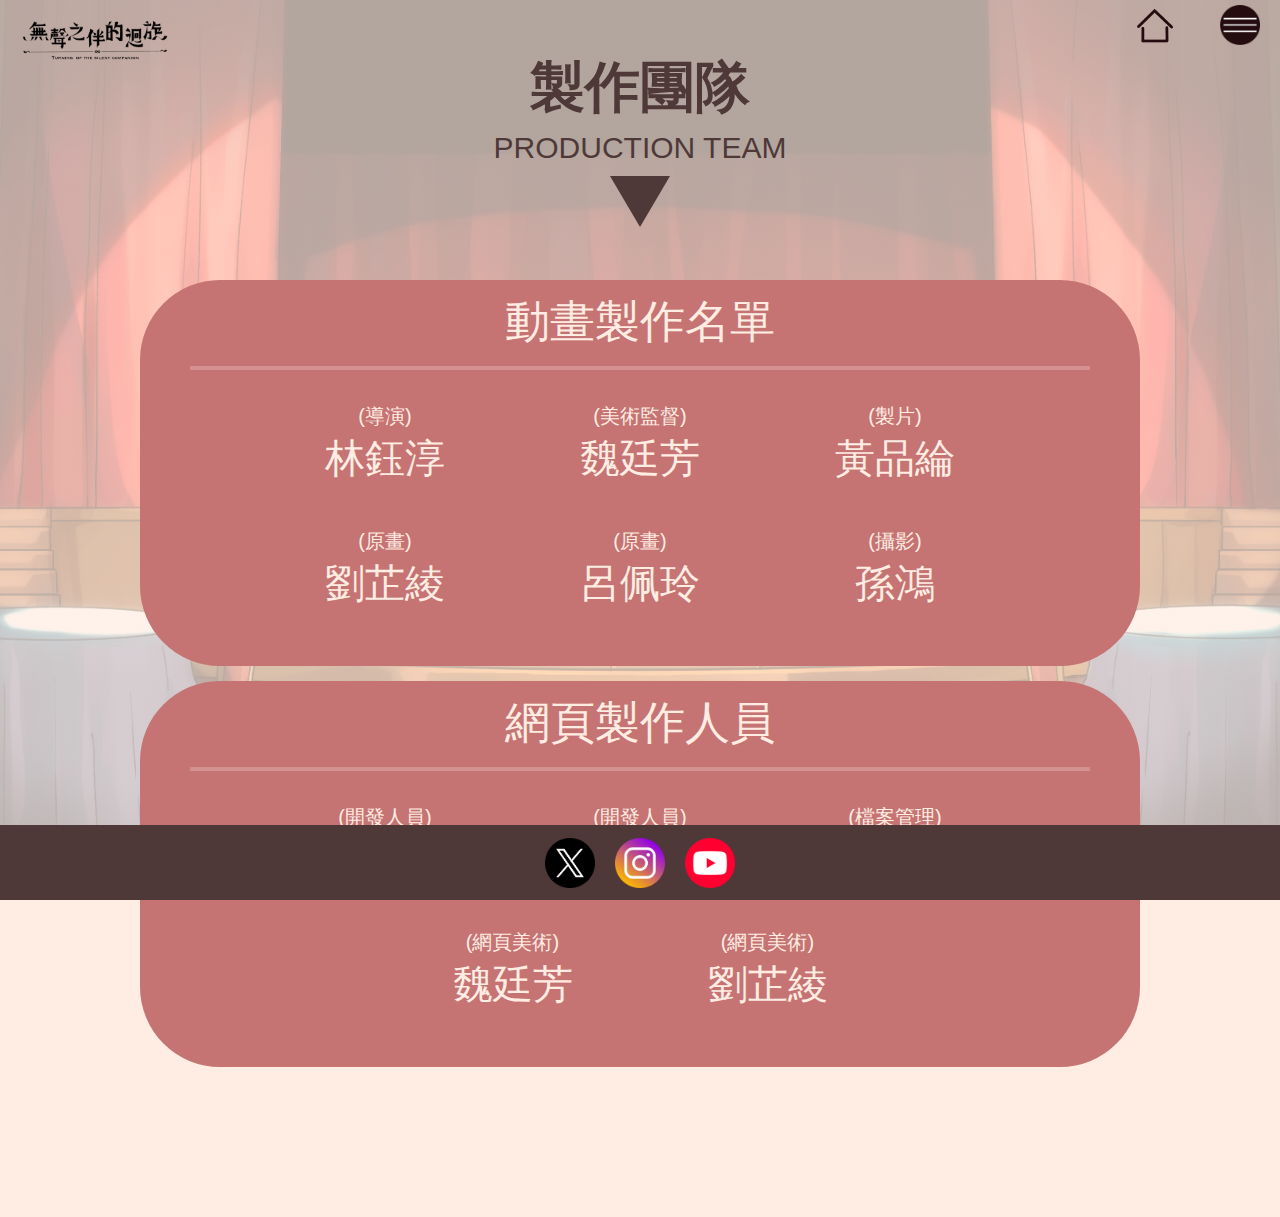
<file: staffList.html>
<!DOCTYPE html>
<html lang="en">

<head>
    <meta charset="UTF-8">
    <meta name="viewport" content="width=device-width, initial-scale=1.0">
    <title>製作團隊</title>
    <script src="./assets/bootstrap-5.3.8-dist/js/bootstrap.min.js"></script>
    <link rel="stylesheet" href="./assets/bootstrap-5.3.8-dist/css/bootstrap.min.css">

    <link rel="stylesheet" href="./css/common.css">
    <link rel="stylesheet" href="./css/staffList.css">

    <script src="./js/common.js"></script>
</head>

<body>
    <!-- 底部sns -->
    <div id="snsBox">
        <a href="https://x.com/?lang=zh-Hant" class="snsItem">
            <img src="./images/圖片-所有頁面通用/sns-X.png" alt="sns-X">
        </a>

        <a href="https://www.instagram.com/crazy_hamster_01_19/" class="snsItem">
            <img src="./images/圖片-所有頁面通用/sns-IG.png" alt="sns-IG">
        </a>

        <a href="https://youtu.be/0m8GxerTH4w" class="snsItem">
            <img src="./images/圖片-所有頁面通用/sns-YT.png" alt="sns-YT">
        </a>
    </div>

    <!-- 全域按鈕 -->
    <div id="globalBox">
        <button id="logoBtn"></button>
        <button id="homeBtn"></button>
        <button id="menuBtn"></button>
    </div>

    <!-- 全螢幕選單 -->
    <div id="menuWindow">
        <div class="menuWindow_left">
            <div class="menuBg">
                <div class="mainMenu">
                    <div class="navItem">
                        <a href="./characterIntro.html">
                            <h1>角色介紹</h1>
                            <h2>CHARACTERS</h2>
                        </a>
                    </div>

                    <div class="navItem">
                        <a href="./episodeList.html">
                            <h1>追番</h1>
                            <h2>EPISODES</h2>
                        </a>
                    </div>

                    <div class="navItem">
                        <a href="./eventsCalendar.html">
                            <h1>活動日程</h1>
                            <h2>EVENTS</h2>
                        </a>
                    </div>

                    <div class="navItem">
                        <a href="./products.html">
                            <h1>周邊商品</h1>
                            <h2>PRODUCTS</h2>
                        </a>
                    </div>

                    <div class="navItem">
                        <a href="./staffList.html">
                            <h1>製作團隊</h1>
                            <h2>PRODUCTION</h2>
                        </a>
                    </div>

                    <div class="navItem">
                        <a href="./contactUs.html">
                            <h1>聯絡我們</h1>
                            <h2>CONTACT US</h2>
                        </a>
                    </div>
                </div>
            </div>
        </div>
        <div class="menuWindow_right"></div>
    </div>

    <div class="titleBox">
        <h1>製作團隊</h1>
        <h2>PRODUCTION TEAM</h2>
        <div class="triangleDivider"></div>
    </div>

    <div id="listArea" class="area">
        <div class="listBox">
            <div class="listTitle">
                <h1 class="localCenterPos">動畫製作名單</h1>
            </div>
            <hr>

            <div class="itemsGrp">
                <div class="item">
                    <a href="./staffIntro.html?id=1">
                        <h1>(導演)</h1>
                        <h2>林鈺淳</h2>
                    </a>
                </div>
                <div class="item">
                    <a href="./staffIntro.html?id=2">
                        <h1>(美術監督)</h1>
                        <h2>魏廷芳</h2>
                    </a>
                </div>
                <div class="item">
                    <a href="./staffIntro.html?id=3">
                        <h1>(製片)</h1>
                        <h2>黃品綸</h2>
                    </a>
                </div>

                <div class="item">
                    <a href="./staffIntro.html?id=4">
                        <h1>(原畫)</h1>
                        <h2>劉芷綾</h2>
                    </a>
                </div>
                <div class="item">
                    <a href="./staffIntro.html?id=5">
                        <h1>(原畫)</h1>
                        <h2>呂佩玲</h2>
                    </a>
                </div>
                <div class="item">
                    <a href="./staffIntro.html?id=6">
                        <h1>(攝影)</h1>
                        <h2>孫鴻</h2>
                    </a>
                </div>
            </div>
        </div>

        <div class="listBox">
            <div class="listTitle">
                <h1 class="localCenterPos">網頁製作人員</h1>
            </div>
            <hr>
            <div class="itemsGrp">
                <div class="item">
                    <a href="./staffIntro.html?id=7">
                        <h1>(開發人員)</h1>
                        <h2>王郁容</h2>
                    </a>
                </div>
                <div class="item">
                    <a href="./staffIntro.html?id=8">
                        <h1>(開發人員)</h1>
                        <h2>林芳伃</h2>
                    </a>
                </div>
                <div class="item">
                    <a href="./staffIntro.html?id=9">
                        <h1>(檔案管理)</h1>
                        <h2>黃品綸</h2>
                    </a>
                </div>
                <div class="item">
                    <a href="./staffIntro.html?id=10">
                        <h1>(網頁美術)</h1>
                        <h2>魏廷芳</h2>
                    </a>
                </div>
                <div class="item">
                    <a href="./staffIntro.html?id=11">
                        <h1>(網頁美術)</h1>
                        <h2>劉芷綾</h2>
                    </a>
                </div>
            </div>
        </div>
    </div>

</body>

</html>
</file>
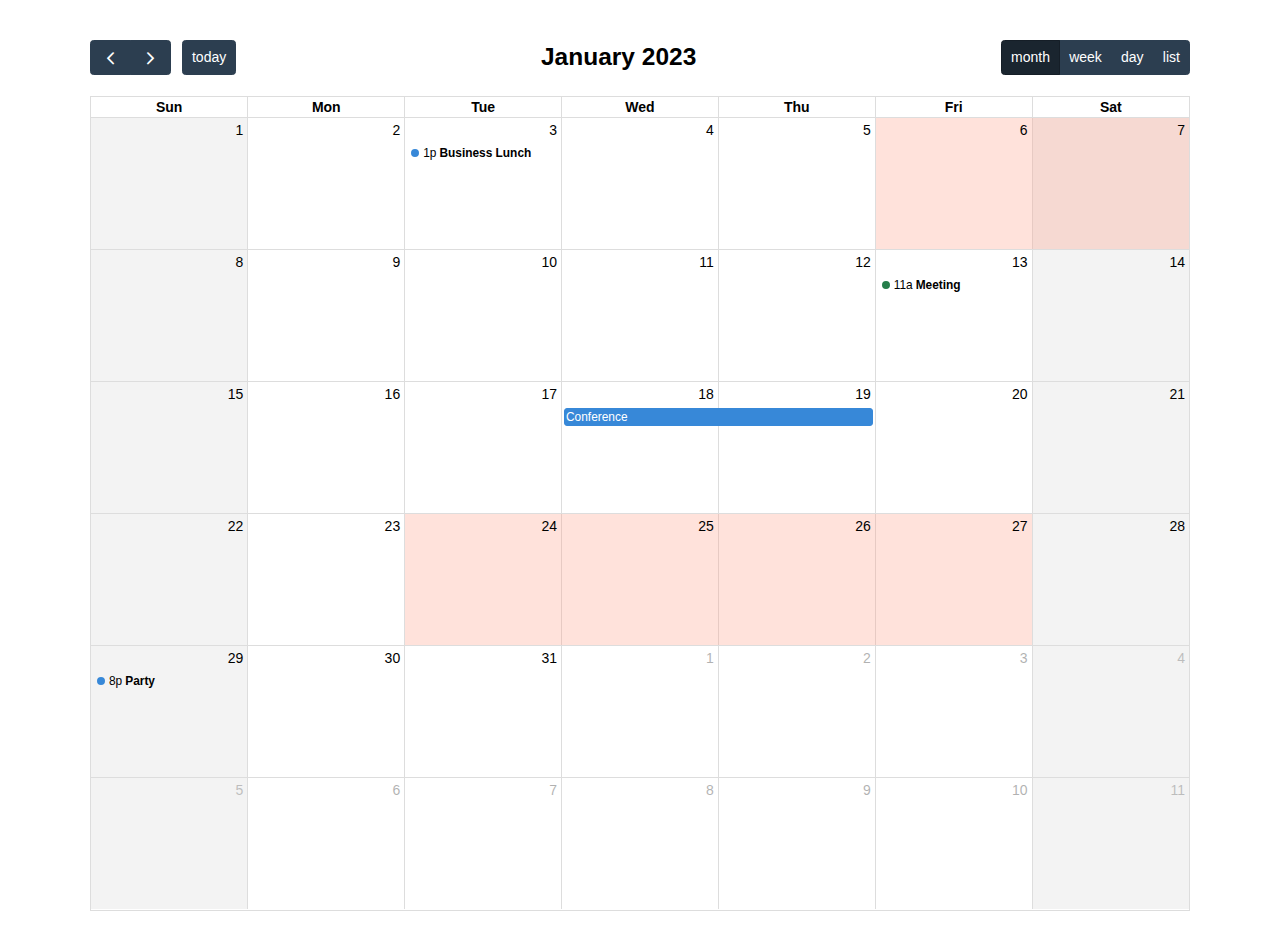
<file: assets/fullcalendar-6.1.20/examples/background-events.html>
<!DOCTYPE html>
<html>
<head>
<meta charset='utf-8' />
<script src='../dist/index.global.js'></script>
<script>

  document.addEventListener('DOMContentLoaded', function() {
    var calendarEl = document.getElementById('calendar');

    var calendar = new FullCalendar.Calendar(calendarEl, {
      headerToolbar: {
        left: 'prev,next today',
        center: 'title',
        right: 'dayGridMonth,timeGridWeek,timeGridDay,listMonth'
      },
      initialDate: '2023-01-12',
      navLinks: true, // can click day/week names to navigate views
      businessHours: true, // display business hours
      editable: true,
      selectable: true,
      events: [
        {
          title: 'Business Lunch',
          start: '2023-01-03T13:00:00',
          constraint: 'businessHours'
        },
        {
          title: 'Meeting',
          start: '2023-01-13T11:00:00',
          constraint: 'availableForMeeting', // defined below
          color: '#257e4a'
        },
        {
          title: 'Conference',
          start: '2023-01-18',
          end: '2023-01-20'
        },
        {
          title: 'Party',
          start: '2023-01-29T20:00:00'
        },

        // areas where "Meeting" must be dropped
        {
          groupId: 'availableForMeeting',
          start: '2023-01-11T10:00:00',
          end: '2023-01-11T16:00:00',
          display: 'background'
        },
        {
          groupId: 'availableForMeeting',
          start: '2023-01-13T10:00:00',
          end: '2023-01-13T16:00:00',
          display: 'background'
        },

        // red areas where no events can be dropped
        {
          start: '2023-01-24',
          end: '2023-01-28',
          overlap: false,
          display: 'background',
          color: '#ff9f89'
        },
        {
          start: '2023-01-06',
          end: '2023-01-08',
          overlap: false,
          display: 'background',
          color: '#ff9f89'
        }
      ]
    });

    calendar.render();
  });

</script>
<style>

  body {
    margin: 40px 10px;
    padding: 0;
    font-family: Arial, Helvetica Neue, Helvetica, sans-serif;
    font-size: 14px;
  }

  #calendar {
    max-width: 1100px;
    margin: 0 auto;
  }

</style>
</head>
<body>

  <div id='calendar'></div>

</body>
</html>
</file>
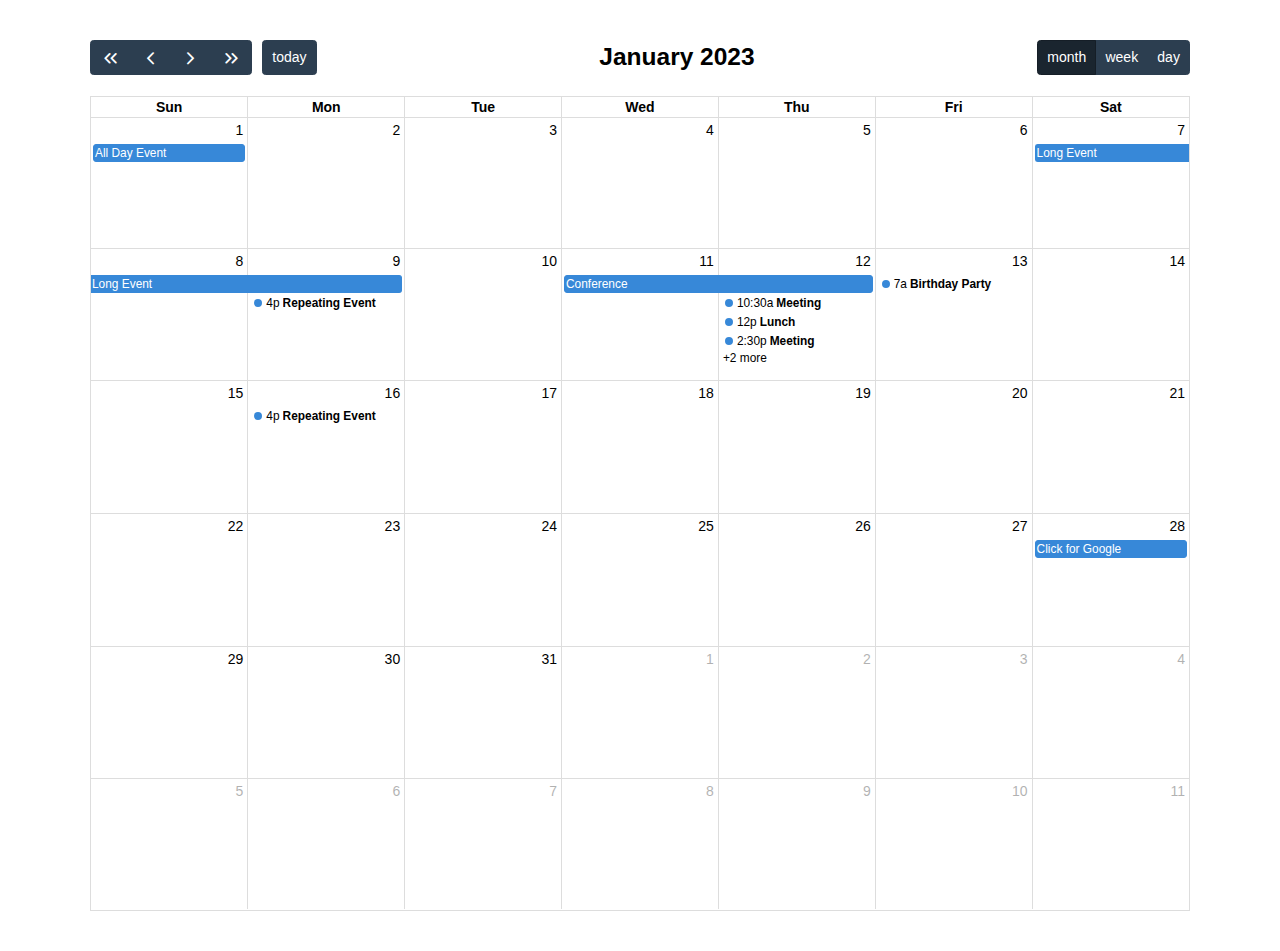
<file: assets/fullcalendar-6.1.20/examples/daygrid-views.html>
<!DOCTYPE html>
<html>
<head>
<meta charset='utf-8' />
<script src='../dist/index.global.js'></script>
<script>

  document.addEventListener('DOMContentLoaded', function() {
    var calendarEl = document.getElementById('calendar');

    var calendar = new FullCalendar.Calendar(calendarEl, {
      headerToolbar: {
        left: 'prevYear,prev,next,nextYear today',
        center: 'title',
        right: 'dayGridMonth,dayGridWeek,dayGridDay'
      },
      initialDate: '2023-01-12',
      navLinks: true, // can click day/week names to navigate views
      editable: true,
      dayMaxEvents: true, // allow "more" link when too many events
      events: [
        {
          title: 'All Day Event',
          start: '2023-01-01'
        },
        {
          title: 'Long Event',
          start: '2023-01-07',
          end: '2023-01-10'
        },
        {
          groupId: 999,
          title: 'Repeating Event',
          start: '2023-01-09T16:00:00'
        },
        {
          groupId: 999,
          title: 'Repeating Event',
          start: '2023-01-16T16:00:00'
        },
        {
          title: 'Conference',
          start: '2023-01-11',
          end: '2023-01-13'
        },
        {
          title: 'Meeting',
          start: '2023-01-12T10:30:00',
          end: '2023-01-12T12:30:00'
        },
        {
          title: 'Lunch',
          start: '2023-01-12T12:00:00'
        },
        {
          title: 'Meeting',
          start: '2023-01-12T14:30:00'
        },
        {
          title: 'Happy Hour',
          start: '2023-01-12T17:30:00'
        },
        {
          title: 'Dinner',
          start: '2023-01-12T20:00:00'
        },
        {
          title: 'Birthday Party',
          start: '2023-01-13T07:00:00'
        },
        {
          title: 'Click for Google',
          url: 'http://google.com/',
          start: '2023-01-28'
        }
      ]
    });

    calendar.render();
  });

</script>
<style>

  body {
    margin: 40px 10px;
    padding: 0;
    font-family: Arial, Helvetica Neue, Helvetica, sans-serif;
    font-size: 14px;
  }

  #calendar {
    max-width: 1100px;
    margin: 0 auto;
  }

</style>
</head>
<body>

  <div id='calendar'></div>

</body>
</html>
</file>
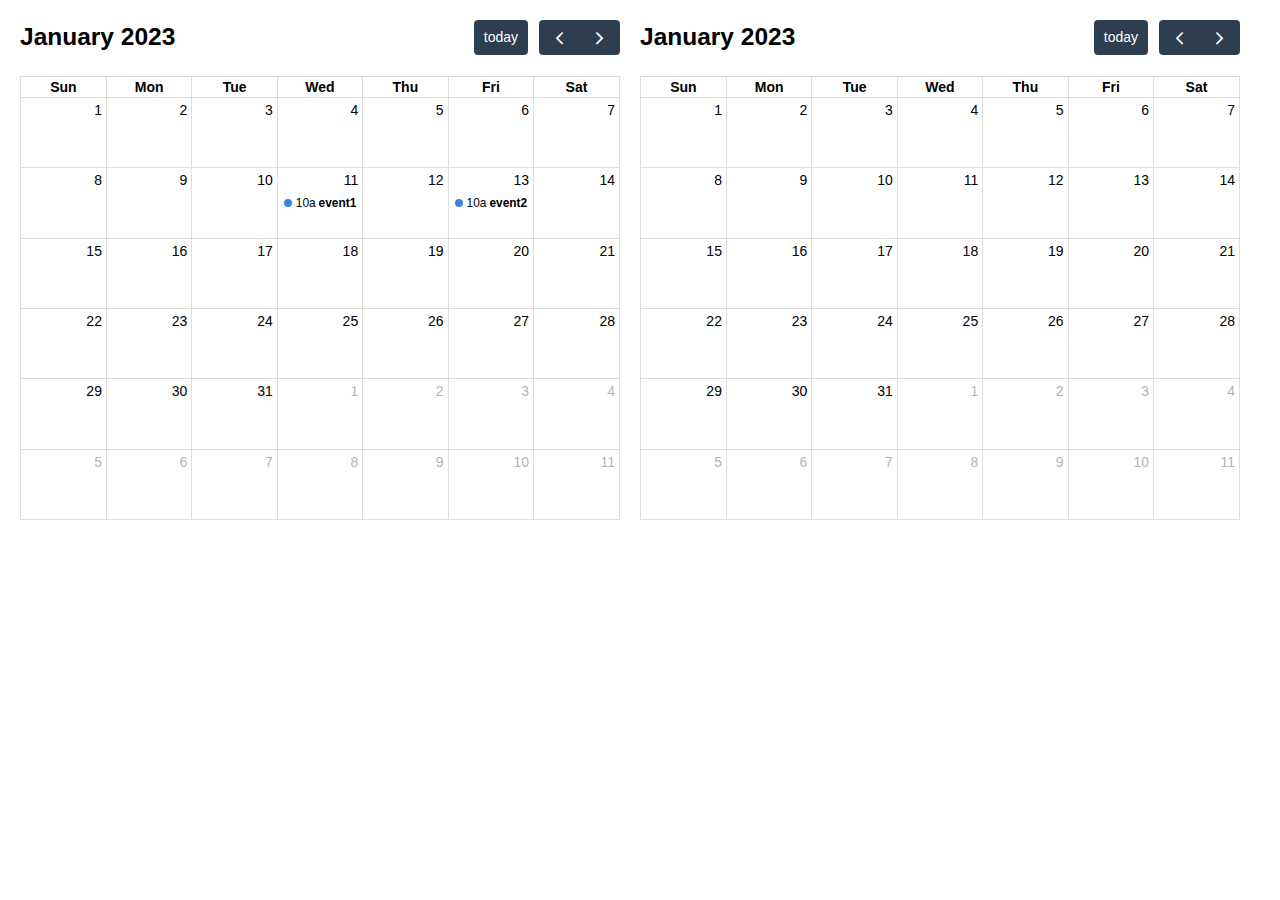
<file: assets/fullcalendar-6.1.20/examples/external-dragging-2cals.html>
<!DOCTYPE html>
<html>
<head>
<meta charset='utf-8' />
<script src='../dist/index.global.js'></script>
<script>

  document.addEventListener('DOMContentLoaded', function() {
    var srcCalendarEl = document.getElementById('source-calendar');
    var destCalendarEl = document.getElementById('destination-calendar');

    var srcCalendar = new FullCalendar.Calendar(srcCalendarEl, {
      editable: true,
      initialDate: '2023-01-12',
      events: [
        {
          title: 'event1',
          start: '2023-01-11T10:00:00',
          end: '2023-01-11T16:00:00'
        },
        {
          title: 'event2',
          start: '2023-01-13T10:00:00',
          end: '2023-01-13T16:00:00'
        }
      ],
      eventLeave: function(info) {
        console.log('event left!', info.event);
      }
    });

    var destCalendar = new FullCalendar.Calendar(destCalendarEl, {
      initialDate: '2023-01-12',
      editable: true,
      droppable: true, // will let it receive events!
      eventReceive: function(info) {
        console.log('event received!', info.event);
      }
    });

    srcCalendar.render();
    destCalendar.render();
  });

</script>
<style>

  body {
    margin: 20px 0 0 20px;
    font-size: 14px;
    font-family: Arial, Helvetica Neue, Helvetica, sans-serif;
  }

  #source-calendar,
  #destination-calendar {
    float: left;
    width: 600px;
    margin: 0 20px 20px 0;
  }

</style>
</head>
<body>

  <div id='source-calendar'></div>
  <div id='destination-calendar'></div>

</body>
</html>
</file>
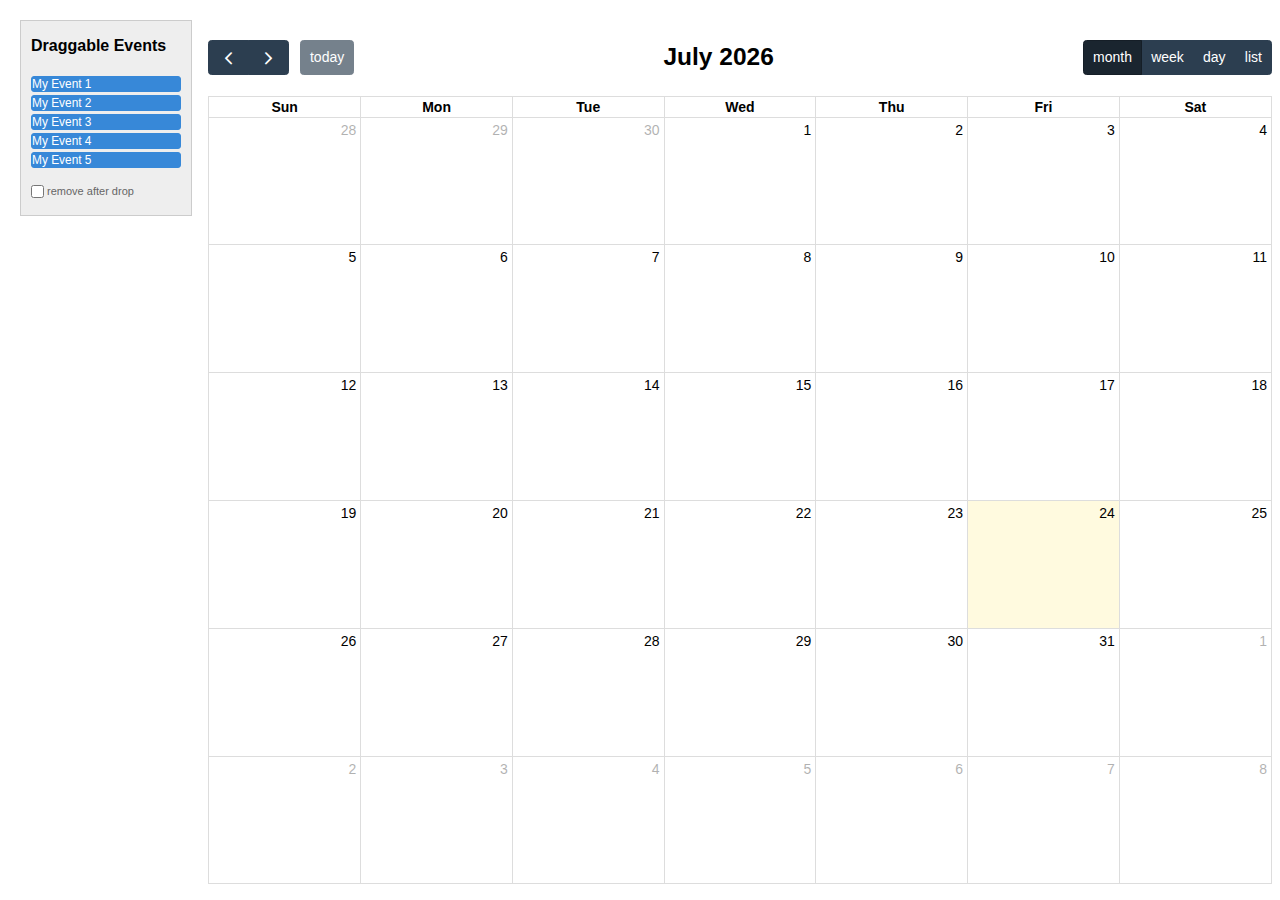
<file: assets/fullcalendar-6.1.20/examples/external-dragging-builtin.html>
<!DOCTYPE html>
<html>
<head>
<meta charset='utf-8' />
<script src='../dist/index.global.js'></script>
<script>

  document.addEventListener('DOMContentLoaded', function() {

    /* initialize the external events
    -----------------------------------------------------------------*/

    var containerEl = document.getElementById('external-events-list');
    new FullCalendar.Draggable(containerEl, {
      itemSelector: '.fc-event',
      eventData: function(eventEl) {
        return {
          title: eventEl.innerText.trim()
        }
      }
    });

    //// the individual way to do it
    // var containerEl = document.getElementById('external-events-list');
    // var eventEls = Array.prototype.slice.call(
    //   containerEl.querySelectorAll('.fc-event')
    // );
    // eventEls.forEach(function(eventEl) {
    //   new FullCalendar.Draggable(eventEl, {
    //     eventData: {
    //       title: eventEl.innerText.trim(),
    //     }
    //   });
    // });

    /* initialize the calendar
    -----------------------------------------------------------------*/

    var calendarEl = document.getElementById('calendar');
    var calendar = new FullCalendar.Calendar(calendarEl, {
      headerToolbar: {
        left: 'prev,next today',
        center: 'title',
        right: 'dayGridMonth,timeGridWeek,timeGridDay,listWeek'
      },
      editable: true,
      droppable: true, // this allows things to be dropped onto the calendar
      drop: function(arg) {
        // is the "remove after drop" checkbox checked?
        if (document.getElementById('drop-remove').checked) {
          // if so, remove the element from the "Draggable Events" list
          arg.draggedEl.parentNode.removeChild(arg.draggedEl);
        }
      }
    });
    calendar.render();

  });

</script>
<style>

  body {
    margin-top: 40px;
    font-size: 14px;
    font-family: Arial, Helvetica Neue, Helvetica, sans-serif;
  }

  #external-events {
    position: fixed;
    left: 20px;
    top: 20px;
    width: 150px;
    padding: 0 10px;
    border: 1px solid #ccc;
    background: #eee;
    text-align: left;
  }

  #external-events h4 {
    font-size: 16px;
    margin-top: 0;
    padding-top: 1em;
  }

  #external-events .fc-event {
    margin: 3px 0;
    cursor: move;
  }

  #external-events p {
    margin: 1.5em 0;
    font-size: 11px;
    color: #666;
  }

  #external-events p input {
    margin: 0;
    vertical-align: middle;
  }

  #calendar-wrap {
    margin-left: 200px;
  }

  #calendar {
    max-width: 1100px;
    margin: 0 auto;
  }

</style>
</head>
<body>
  <div id='wrap'>

    <div id='external-events'>
      <h4>Draggable Events</h4>

      <div id='external-events-list'>
        <div class='fc-event fc-h-event fc-daygrid-event fc-daygrid-block-event'>
          <div class='fc-event-main'>My Event 1</div>
        </div>
        <div class='fc-event fc-h-event fc-daygrid-event fc-daygrid-block-event'>
          <div class='fc-event-main'>My Event 2</div>
        </div>
        <div class='fc-event fc-h-event fc-daygrid-event fc-daygrid-block-event'>
          <div class='fc-event-main'>My Event 3</div>
        </div>
        <div class='fc-event fc-h-event fc-daygrid-event fc-daygrid-block-event'>
          <div class='fc-event-main'>My Event 4</div>
        </div>
        <div class='fc-event fc-h-event fc-daygrid-event fc-daygrid-block-event'>
          <div class='fc-event-main'>My Event 5</div>
        </div>
      </div>

      <p>
        <input type='checkbox' id='drop-remove' />
        <label for='drop-remove'>remove after drop</label>
      </p>
    </div>

    <div id='calendar-wrap'>
      <div id='calendar'></div>
    </div>

  </div>
</body>
</html>
</file>
<file: css/common.css>
body {
    background-color: var(--color-cream);
    /* 漸層 */
    background-image: linear-gradient(rgba(255, 236, 226, 0.7), rgba(255, 236, 226, 0.7)),
        url(../images/圖片-所有頁面通用/場景2.jpeg);

    /* 填滿整個視窗 */
    background-size: cover; 
    /* 圖片置中 */
    background-position: center;  
    
    /* 固定背景 */
    background-attachment: fixed;  
    background-repeat: no-repeat;  

    /* body本身也有一點margin 會導致下面空一條 */
    margin: 0;
    padding: 0;
    font-family: "Noto Sans TC", "Microsoft JhengHei", "微軟正黑體", sans-serif;
}

:root {
    --color-pink: #c57473;
    --color-cream: #ffece2;
    --color-blue: #afcfe0;
    --color-red: #8b4f4b;
    --color-brown: #4e3938;

    --fc-daygrid-event-dot-width: 8px;
}

.area {
    position: relative;
    margin-bottom: 100px;
    height: min-content;
}

.titleBox {
    height: 200px;
    margin: 40px 20px;
    display: flex;
    flex-direction: column;
    justify-content: center;
    align-items: center;
    gap: 10px;
}

.titleBox h1 {
    margin: 0 !important;
    padding: 0;
    line-height: 1.2;

    font-size: 55px;
    color: var(--color-brown);
    font-weight: 700;
}


.titleBox h2 {
    margin: 0 !important;
    padding: 0;
    line-height: 1.2;

    font-size: 30px;
    color: var(--color-brown);
    font-weight: 500;
}

.triangleDivider {
    width: 0;
    height: 0;
    border-left: 30px solid transparent;
    border-right: 30px solid transparent;
    border-top: 51.6px solid var(--color-brown);
}

.traingle0 {
    width: 0px;
    height: 0px;
    border-left: 15px solid transparent;
    border-right: 15px solid transparent;
    border-top: 25.8px solid #fff;
}

/*==================== 底部sns =====================*/
#snsBox {
    /*  給他黏在畫面底部 
        fixed是以視窗本身為參考的固定定位，不受滾動影響 (可以放在內容前面)
        sticky是隨著滾動的固定定位，會受相對位置影響 (放在內容前面的話也會黏在上面)
    */
    position: fixed;
    left: 0px;
    bottom: 0px;
    display: flex;
    align-items: center;
    justify-content: center;
    width: 100%;
    height: 75px;
    background-color: var(--color-brown);
    z-index: 5;
}

.snsItem {
    width: 50px;
    height: 50px;
    margin: 10px;
}

.snsItem img {
    width: 50px;
    height: 50px;
}

/*==================== 通用選單樣式 =====================*/
.menuBg{
    position: absolute;
    transform: translateX(-50%);
    left: 50%;
    top: 20%;
    width: 500px;
    height: 600px;
    background-image: url(../images/框/框_主選單2.png);
    background-repeat: no-repeat;
    background-size: contain;
    display: flex;
    justify-content: center;
    align-items: center;
    padding-left: 50px;
}

/* 主選單 */
.mainMenu {

    width: 500px;
    height: min-content;

    /* 彈性排列 水平 */
    display: flex;
    /* 包住 寬度不夠時換行 */
    flex-wrap: wrap;
    /* 水平置中 */
    justify-content: center;
    /* 垂直置中 */
    align-items: center;
    padding-bottom: 25px;
    gap: 20px;
}

.navItem {
    width: 200px;
    height: 76px;
    display: flex;
    justify-items: center;
    align-items: center;
}

.navItem::before {
    /* 不知道為甚麼但就是要加這個 */
    content: '';
    /* 並排 */
    display: inline-block;
    width: 25px;
    height: 25px;
    background-image: url(/images/圖片-所有頁面通用/星星@2x.png);
    background-size: contain;
    background-repeat: no-repeat;
}

.navItem a {
    color: var(--color-brown) !important;
    text-decoration: none;
}

.navItem a:hover {
    color: var(--color-pink) !important;
}

.navItem a:visited {
    color: var(--color-red);
}

.navItem h1 {
    margin: 0;
    padding: 0;
    font-size: 30px;
    font-weight: 600;
    line-height: 1.2;
    color: inherit;
}

.navItem h2 {
    margin: 0;
    padding: 0;
    font-size: 20px;
    font-weight: 800;
    line-height: 1.2;
    color: inherit;
}

.logotype {
    /* 占據一排 */
    display: block;
    background-image: url(/images/圖片-所有頁面通用/左上角標準字.png);
}

/*==================== 每個分頁的共同按鈕 =====================*/
#globalBox{
    width: 100%;
    position: fixed;
    top: 0px;
    z-index: 10;
}

#globalBox button{
    position: absolute;
    border: none;
    background-color: transparent;
    cursor: pointer;
    background-repeat: no-repeat;
    background-position: center;
}

/* 標準字按鈕 */
#logoBtn {
    left: 20px;
    width: 150px;
    height: 80px;
    background-image: url(../images/圖片-所有頁面通用/左上角標準字.png);
    background-size: contain;
    transition: transform 0.3s;
}

#logoBtn:hover {
    transform: scale(1.05);
}

/* home按鈕 */
#homeBtn {
    right: 100px;
    width: 50px;
    height: 50px;
    background-image: url(../images/圖片-所有頁面通用/home.png);
    background-size: cover;
    transition: transform 0.3s;
}

#homeBtn:hover {
    transform: scale(1.1);
}

/* menu按鈕 */
#menuBtn {
    right: 20px;
    width: 40px;
    height: 40px;
    background-image: url(../images/圖片-所有頁面通用/menu.png);
    background-size: cover;
    transition: transform 0.3s;
    margin-top: 5px;
}

#menuBtn:hover {
    transform: scale(1.1) rotate(90deg);  /* 放大 + 旋轉 */
}

/* ==================== 每個分頁的主選單 ==================== */
#menuWindow {
    display: none;
    position: fixed;
    top: 0px;
    left: 0px;
    width: 100%;
    /* 螢幕高度 */
    height: 100vh;
    background-color: rgba(255, 236, 226, 0.7);
}

.menuWindow_left .menuBg .mainMenu{
    position: relative;
    left: -10px;
}

#menuWindow.show {
    display: flex;
    z-index: 9;
}

.menuWindow_left {
    position: relative;
    width: 50%;
    height: 100%;
    display: flex;
    align-items: center;     
    justify-content: center;  
    padding-top: 30px;
}


.menuWindow_right {
    position: relative;
    width: 50%;
    height: 100%; 
    background-image: url(../images/圖片-所有頁面通用/主視覺海報.jpg);
    background-size: contain; 
    background-repeat: no-repeat;
    background-position: center;
}
</file>
<file: css/home.css>
.introBox {
    width: 1000px;
    background-color: var(--color-pink);
    border-radius: 80px;
    position: relative;
    text-align: center;
    color: var(--color-cream);
}

.introBox span {
    font-size: 30px;
    text-align: center;
    color: var(--color-cream);
}

/* ============= 選單+主美術 ============== */

#mainArea {
    position: relative;
    width: 100%;
    height: min-content;
    display: flex;
}

.mainArea_left {
    position: relative;
    width: 50%;
    display: flex;
    /* 改成直向排列 */
    flex-direction: column;  
    align-items: center;     
    padding-top: 20px;
    gap: 20px;
}

.logotype {
    width: 600px; 
    height: 200px;
    background-image: url(../images/圖片-所有頁面通用/左上角標準字.png);
    background-size: contain;
    background-repeat: no-repeat;
    background-position: center;
}

.mainArea_right {
    width: 50%;
    height: 1200px;
    background-image: url(../images/圖片-所有頁面通用/主視覺海報.jpg);
    background-size: contain;
    background-position: center;
    background-repeat: no-repeat;
}

/* ============= 最新消息(摺疊內容) ============== */
#newsArea .accordion {
    display: flex;
    flex-direction: column;
    align-items: center;
    gap: 20px;  /* ← 設定在這裡 */
}

/* 
    flex-direction: 主軸的排列方向 row橫 col直
    content -> 排列的整體 (每一排)
    items -> 排列的個體 (每排裡面的個體)
    justify -> 控制主軸 
    align -> 控制交叉軸
*/

/* 覆蓋套件的按鈕樣式 */
.newsBox0.accordion-item {
    width: 1000px;
    height: auto;
    position: relative;
    background-color: var(--color-pink);
    border-radius: 50px !important;
    border: none;
    transition: all 0.5s ease;
    padding: 20px 30px;
    color: var(--color-cream);
}

/* 右上角的圓形三角形按鈕 用來代替原本的展開按鈕 */
.myCollapsedBtn {
    width: 50px;
    height: 50px;
    border-radius: 50% !important;
    background-color: var(--color-brown);
    border: none;
    position: absolute;
    top: 20px;
    right: 20px;
    z-index: 2;

    /* 先預設轉180度 (正三角形)  但網頁開啟時會是摺疊狀態*/
    transform: rotate(180deg);
    transition: transform 0.3s ease;

    /* 使三角形置中 */
    display: flex;
    justify-content: center;
    align-items: center;
}

/* 摺疊狀態時轉0度 (倒三角形) */
.myCollapsedBtn.collapsed {
    transform: rotate(0deg);
}

.triangleMarker {
    position: absolute;
    top: 19px;
    left: 40px;
    border-top: 25.8px solid var(--color-brown) !important;
}

/* 摺疊狀態下的摘要 */
.summaryBox {
    width: 85%;
    height: 50px;
    font-size: 17px;
    font-weight: 500;
    margin-left: 80px;

    color: var(--color-cream);
}

/* 展開的內容 */
.descriptionBox {
    font-size: 16px;
}

/* 展開的圖片 */
.previewImgsBox {
    width: 100%;
    margin-top: 10px;
    display: flex;
    gap: 2px;
}

.previewImgsBox img {
    width: 33%;
    aspect-ratio: 16 /9;
}

/* ============= 簡介 ============== */
#introArea{
    display: flex;
    justify-content: center; 
}

#introArea .introBox {
    display: flex;
    align-items: center;
    justify-content: center;
    height: 400px;
}

/* ============= 精彩片段(輪播) ============== */
#carouselArea {
    height: 350px;
}

.crlBox {
    width: 100%;
    /* 緊貼子物件的高度 */
    height: min-content;
    overflow: hidden;
}

/* 覆蓋splide_list 使顯示模式為flex */
.splide__list {
    align-items: center;
    display: flex;
}

.splide__slide img {
    /* 讓圖片寬度 = slide寬度 (slide會自己計算寬度) */
    width: 100%;
    /* 設定長寬比 */
    aspect-ratio: 16 / 9;
    /* 圖片會填滿這個區域 */
    object-fit: cover;
}

/* ============= 播放訊息 ============== */
#streamingArea {
    display: flex;
    justify-content: center;
    margin-bottom: 250px;
}

#streamingArea .introBox {
    padding-top: 30px;
    height: 400px;
}

#streamingArea .introBox h1 {
    font-size: 28px;
    font-weight: 700;
}

.tvStationWord {
    font-weight: 600;
}

.streamTimeWord {
    margin-left: 20px;
    font-weight: 500;
}

#streamingArea .introBox span {
    font-size: 20px;
    color: white;
}

#streamingArea .introBox h2 {
    font-size: 20px;
    font-weight: 400;
    color: white;
}

.dashLine {
    border: 2px dashed var(--color-red);
    opacity: 1;
}

.solidLine {
    border: 2px solid var(--color-red);
    opacity: 1;
}
</file>
<file: css/charIntro.css>
#introArea .accordion {
    display: flex;
    align-items: center;
    width: min-content;
    height: 450px;
    position: relative;   
    transform: translateX(-50%);
    left: 50%;
}

.introBox.accordion-item{
    display: flex !important;
    position: relative;
    margin: 0px 25px;
    overflow: visible;

    background-color: transparent !important;
    border: none !important;
    box-shadow: none !important;
}

.myCollapsedBtn{
    border: none;
    background-color: rgba(1, 1, 1, 0) !important;
    width: 180px;
    aspect-ratio: 9/16;
    z-index: 1;
    justify-content: center;
    position: relative;
}

.charOutterRange{
    background-color: var(--color-brown);
    width: 175px;
    aspect-ratio: 8/19;
    border-radius: 84px;
    object-fit: cover;
    position: absolute;
    transform: translateX(-50%) translateY(-50%);
    left: 47%;
    overflow: hidden;
}

.charImg{
    width: 150%;
    height: auto;
    position: absolute;
    transform: translateX(-50%);
    top: 25px;
}

.c2{
    left: 90px;
}

.c3{
    left: 100px;
}

.coverFrame{
    width: auto;
    height: 175%;
    position: absolute;
    transform: translateX(-50%) translateY(-50%);
    z-index: 1;
}

.detailedBox {
    position: relative;
    width: 600px; 
    height: 100%;
    padding: 20px;
    background-color: var(--color-red);
    border-radius: 30px;
    display: flex;
    align-items: center;
    color: white;
}

.charInnerRange{
    position: absolute;
    height: 360px;
    aspect-ratio: 9/16;
}

.charInnerRange img{
    
    position: absolute;
    transform: translateX(-50%) translateY(-50%);
    top: 50%;
    left: 50%;
    width: 150%;
    height: auto;
    z-index: 2;
}

.detailedBox span{
    font-size: 16px;
    position: absolute;
    left: 250px;
    display: block;
}

.collapse-horizontal {
    left: 210px;
    top: 0;
    height: 325px;
    width: 600px;
    transition: width 0.3s ease;
    overflow: visible;
}

.collapse-horizontal.collapsed{
    width: 0px;
    height: 325px;
}
</file>
<file: css/contactUs.css>
#contactArea{
    display: flex;
    flex-direction: column;
    gap: 10px;
    justify-content: center;
    align-items: center;
}

.subtitleBox{
    font-size: 30px;
    font-weight: 500;
    color: var(--color-brown);
    height: min-content;
}

.commentSection{
    position: relative;
    width: 1000px;
    height: 100px;
    border-radius: 100px;
    background-color: var(--color-cream);
    display: flex; 
    align-items: center;
    padding-left: 50px;
    gap: 10px;
    margin-bottom: 10px;
}

.commentSection textarea{
    width: 90%;
    height: 80px;
    border: none;
    background: transparent;
    outline: none; /*移除點選外框*/
}

.commentSection button{
    width: 65px;
    height: 60px;
    background-color:var(--color-brown);
    border: none;
    border-radius: 50%;
    font-size: 28px;
    line-height: 60px;
    color: var(--color-blue);
    cursor: pointer;
    transition: background-color 0.3s;
}

.commentSection button:hover{
    background-color: #ffffff;/*不會變色的按鈕不是好按鈕*/
}


.infoBox{
    width: 950px;
    height: 300px;
    border-radius: 50px;
    background-color: var(--color-cream);
    padding: 2px 50px;
}

.officialWeb{
    text-align: center;
    font-size: 20px;
    color: var(--color-brown);
    height: 50px;
    line-height: 50px;
}

.infoBox hr{
    border: 0.5px solid var(--color-pink) ;
    margin-top: 0;
    margin-bottom: 5px;
}

.infoBox span{
    line-height: 45px;
    color: var(--color-brown);
    font-size: 20px;
    font-weight: 600;
}
</file>
<file: css/episodeList.css>
#episodesArea{
    display: flex;
    justify-content: center;
}

.episodesCol{
    justify-content: center;
}

.episodeBox{
    width: 500px;
    height: 100px;
    border-radius: 20px;
    background-color: var(--color-red);
    margin: 20px 50px;
    padding-left: 20px;
    align-items: center;
    overflow: hidden;
    display: flex;
    position: relative;
}

a.episodeBox{
    text-decoration: none;
    color: var(--color-cream);
}

a:hover.episodeBox {
    text-decoration: none;
    color: var(--color-pink);
}

.episodeBox h1{
    font-weight: 400;
    font-size: 30px;
}

.episodeBox img{
    position: absolute;
    right: 0px;
    height: 100%;
    width: auto;
}

/* .e1{
    height: 581px;
    top: -48px;
    right: -134px;
}

.e2{
    height: 665px;
    top: -77px;
    right: -274px;
}

.e3{
    height: 587px;
    top: -45px;
    right: -186px;
} 

.e4{
    height: 610px;
    top: -42px;
    right: -176px;
}

.e5{
    height: 563px;
    top: -47px;
    right: -156px;
}

.e6{
    height: 562px;
    top: -45px;
    right: -153px;
}

.e7{
    height: 632px;
    top: -90px;
    right: -225px;
}

.e8{
    height: 744px;
    top: -75px;
    right: -241px;
} */
</file>
<file: css/video.css>
#videoArea {
    position: relative;
    left: 50%;
    transform: translateX(-50%);

    width: 1200px;
    height: min-content;

    padding: 50px;
}

.videoBg {
    width: 100%;
    height: 480px;
    background-color: var(--color-brown);
    border-radius: 20px;
    display: flex;
    justify-content: center;
    align-items: center;
    padding: 10px;
}

#videoPlayer {
    height: 100%;
    aspect-ratio: 16/9;
    border-radius: 10px;
}

#episodeTitle {
    text-align: right;
    color: var(--color-brown);
    font-size: 30px;
    font-weight: 400;
}
</file>
<file: css/staffIntro.css>
#introArea{
    display: flex; 
    padding-top: 20px;
    align-items: center;
    height: 800px;
}

.intro_left{
    width: 45%;
    display: flex;
    justify-content: flex-end;
    padding-right: 100px;
}

.intro_left img {
    width: 500px;
    height: auto;
    object-fit: cover;  
    border-radius: 10px; 
}

.intro_right{
    width: 55%;
    display: flex;
    flex-direction: column;
    gap: 10px; 
    align-items: flex-start;
}

.profileBox{
    color: var(--color-brown);
    width: 750px;
    text-align: center;
}

.profileBox h1{
    font-size: 50px;
    font-weight: 500;
}

.profileBox h2{
    font-size: 35px;
    font-weight: 400;
}

.descriptionBox{
    width: 750px;
    height: 300px;
    padding: 30px 20px; 
    border-radius: 30px;
    background-color: var(--color-pink);
    color: var(--color-cream);
    font-size: 20px;
    font-weight: 400;
    line-height: 1.8;
    text-align: center;

    display: flex;
    justify-content: center;  
    align-items: center; 
}
</file>
<file: css/staffList.css>
#listArea{
    display: flex;
    flex-direction: column;
    gap: 15px;
    height: min-content;
    margin-bottom: 150px;
}

.listBox{
    width: 1000px;
    height: min-content;
    background-color: var(--color-pink);
    border-radius: 80px;

    position: relative;
    transform: translateX(-50%);
    left: 50%;

    padding: 15px 50px;

    color: var(--color-cream);
}

.listTitle{
    position: relative;
    height: 55px;
}

.listTitle h1{
    text-align: center;
    font-size: 45px;
    font-weight: 500;
}

.listBox hr{
    border: 2px solid var(--color-cream);
}

.itemsGrp{
    padding-top: 20px;
    display: flex;
    flex-wrap: wrap;
    justify-content: center;
    align-items: center;
    gap: 5px;
}   

.item{
    width: 250px;   
    height: 120px;
    position: relative;  
}

.item a{
    text-align: center;
    text-decoration: none;
    color: var(--color-cream);
}

.item a:hover{
    color: var(--color-red);
}

.item h1{
    font-size: 20px;
    line-height: 1;
    font-weight: 400;
}

.item h2{
    font-size: 40px;
    font-weight: 300;
}
</file>
